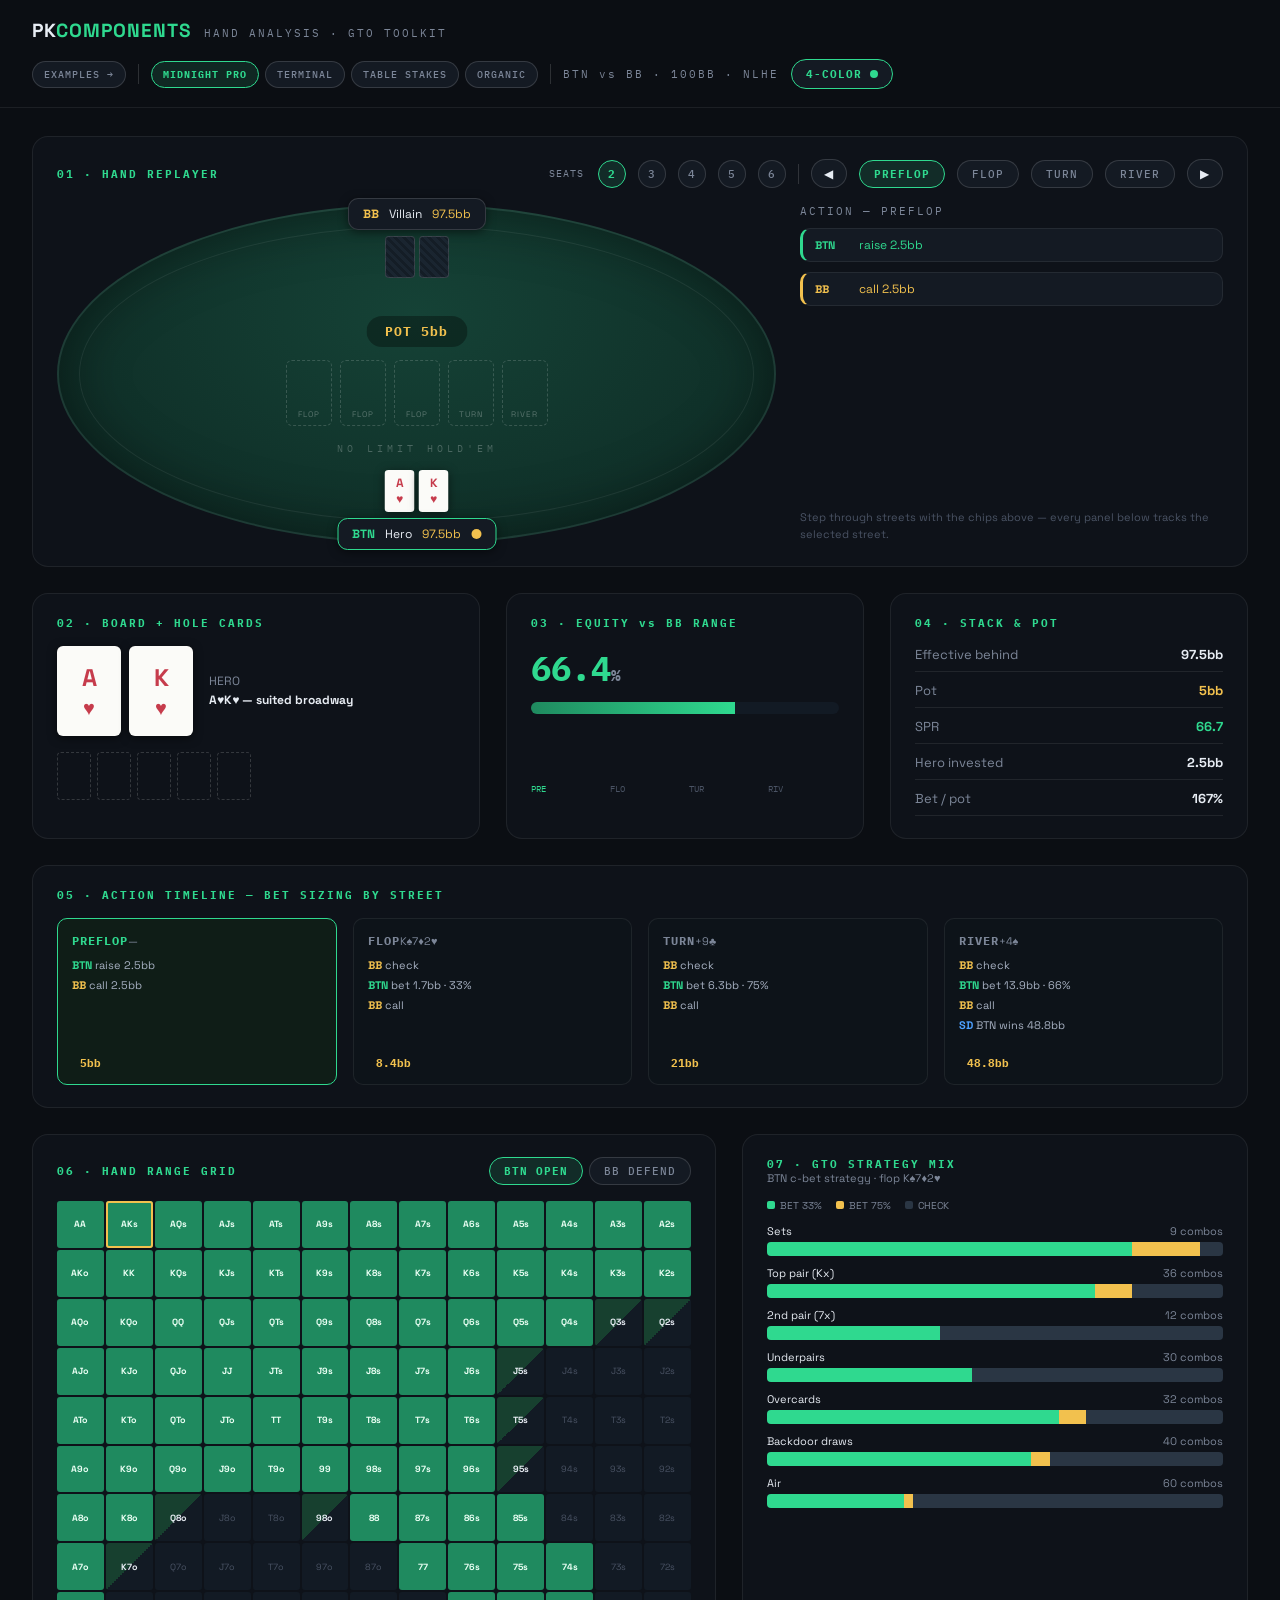
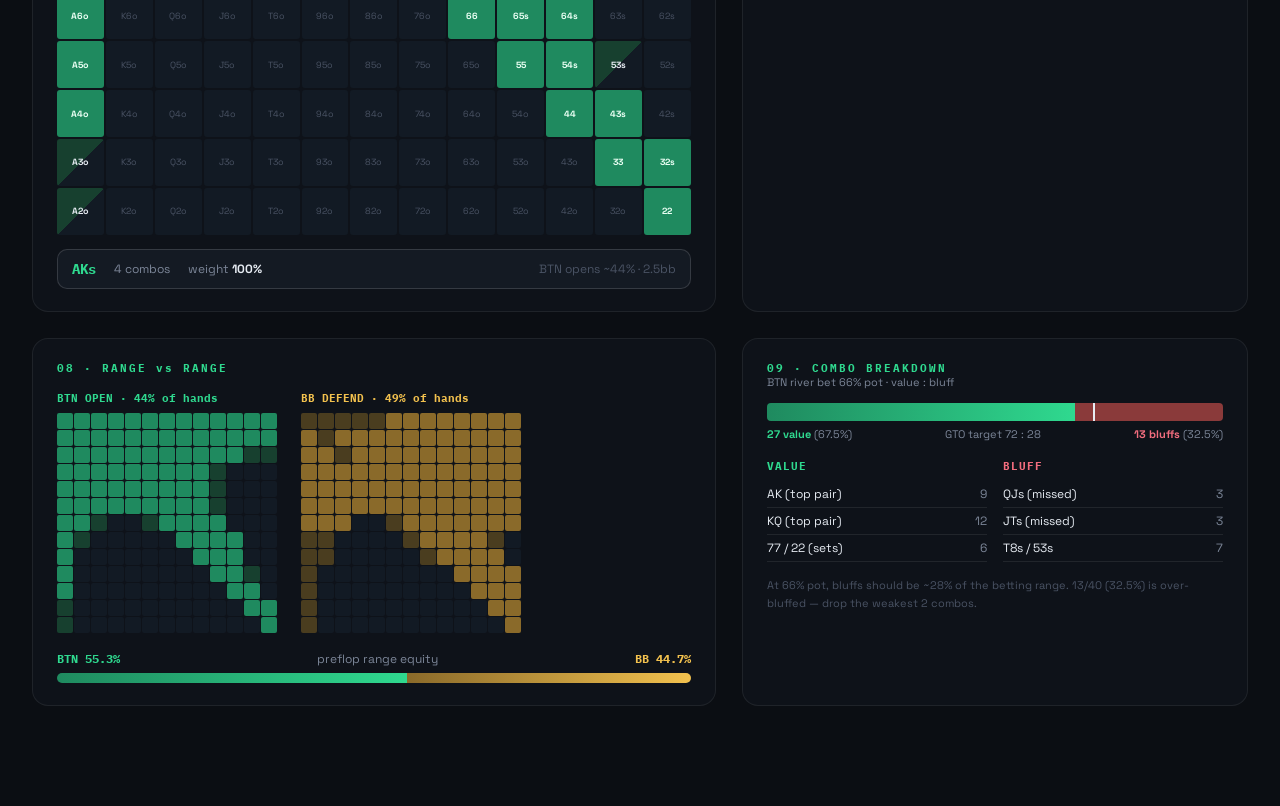
<file: www/index.html>
<!DOCTYPE html>
<html lang="en">
<head>
  <meta charset="UTF-8">
  <meta name="viewport" content="width=device-width, initial-scale=1.0">
  <meta name="description" content="Poker hand-analysis and GTO components — themeable, dependency-free, client-side.">
  <title>pkweb — poker component library</title>
  <link rel="preconnect" href="https://fonts.googleapis.com">
  <link rel="preconnect" href="https://fonts.gstatic.com" crossorigin>
  <link href="https://fonts.googleapis.com/css2?family=Space+Grotesk:wght@400;500;700&family=IBM+Plex+Mono:wght@400;500;700&family=JetBrains+Mono:wght@400;500;700;800&family=Archivo:wght@400;500;700;800&family=Marcellus&family=Caprasimo&family=Figtree:wght@400;500;700;800&display=swap" rel="stylesheet">
  <link rel="stylesheet" href="css/tokens.css">
  <link rel="stylesheet" href="css/base.css">
  <link rel="stylesheet" href="css/cards.css">
  <link rel="stylesheet" href="css/components.css">
</head>
<body class="theme-midnight four-color">

  <header id="topbar">
    <div class="brand-group">
      <div class="brand">PK<span class="brand-accent">COMPONENTS</span></div>
      <div class="tagline">HAND ANALYSIS · GTO TOOLKIT</div>
    </div>
    <div class="topbar-controls">
      <a class="chip chip-sm" href="examples/index.html">EXAMPLES →</a>
      <span class="topbar-divider"></span>
      <div id="theme-chips" class="theme-chips"></div>
      <span class="topbar-divider"></span>
      <div class="tagline">BTN vs BB · 100BB · NLHE</div>
      <button id="deck-toggle" type="button" class="chip chip-toggle" title="Toggle 2/4-color deck">
        4-COLOR<span class="dot"></span>
      </button>
    </div>
  </header>

  <main id="gallery">
    <div data-pk="replayer"></div>

    <div class="row row-3">
      <div data-pk="board"></div>
      <div data-pk="equity"></div>
      <div data-pk="stack"></div>
    </div>

    <div data-pk="timeline"></div>

    <div class="row row-2">
      <div data-pk="range-grid"></div>
      <div data-pk="strategy-mix"></div>
    </div>

    <div class="row row-2">
      <div data-pk="range-vs-range"></div>
      <div data-pk="combos"></div>
    </div>
  </main>

  <script type="module" src="js/main.js"></script>
</body>
</html>
</file>
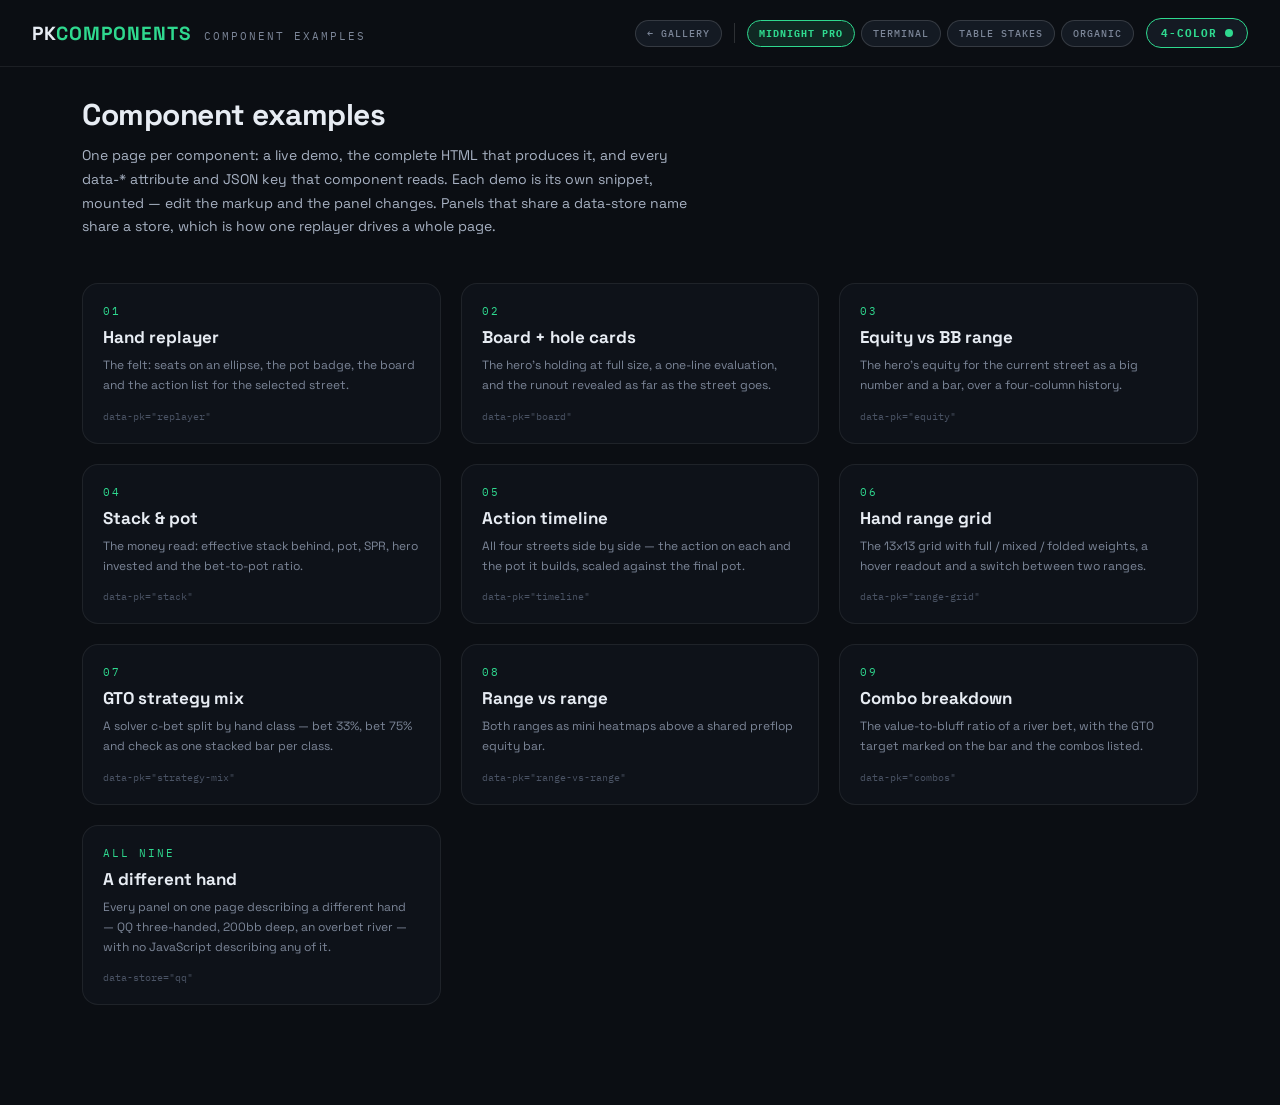
<file: www/examples/index.html>
<!DOCTYPE html>
<html lang="en">
<head>
  <meta charset="UTF-8">
  <meta name="viewport" content="width=device-width, initial-scale=1.0">
  <meta name="description" content="One page per pkweb component — live demo, the HTML that produces it, and every attribute it reads.">
  <title>Component examples — pkweb examples</title>
  <link rel="preconnect" href="https://fonts.googleapis.com">
  <link rel="preconnect" href="https://fonts.gstatic.com" crossorigin>
  <link href="https://fonts.googleapis.com/css2?family=Space+Grotesk:wght@400;500;700&family=IBM+Plex+Mono:wght@400;500;700&family=JetBrains+Mono:wght@400;500;700;800&family=Archivo:wght@400;500;700;800&family=Marcellus&family=Caprasimo&family=Figtree:wght@400;500;700;800&display=swap" rel="stylesheet">
  <link rel="stylesheet" href="../css/tokens.css">
  <link rel="stylesheet" href="../css/base.css">
  <link rel="stylesheet" href="../css/cards.css">
  <link rel="stylesheet" href="../css/components.css">
  <link rel="stylesheet" href="../css/examples.css">
</head>
<body class="theme-midnight four-color">

  <script type="module">
    import { initExampleIndex } from '../js/example.js';
    initExampleIndex();
  </script>
</body>
</html>
</file>
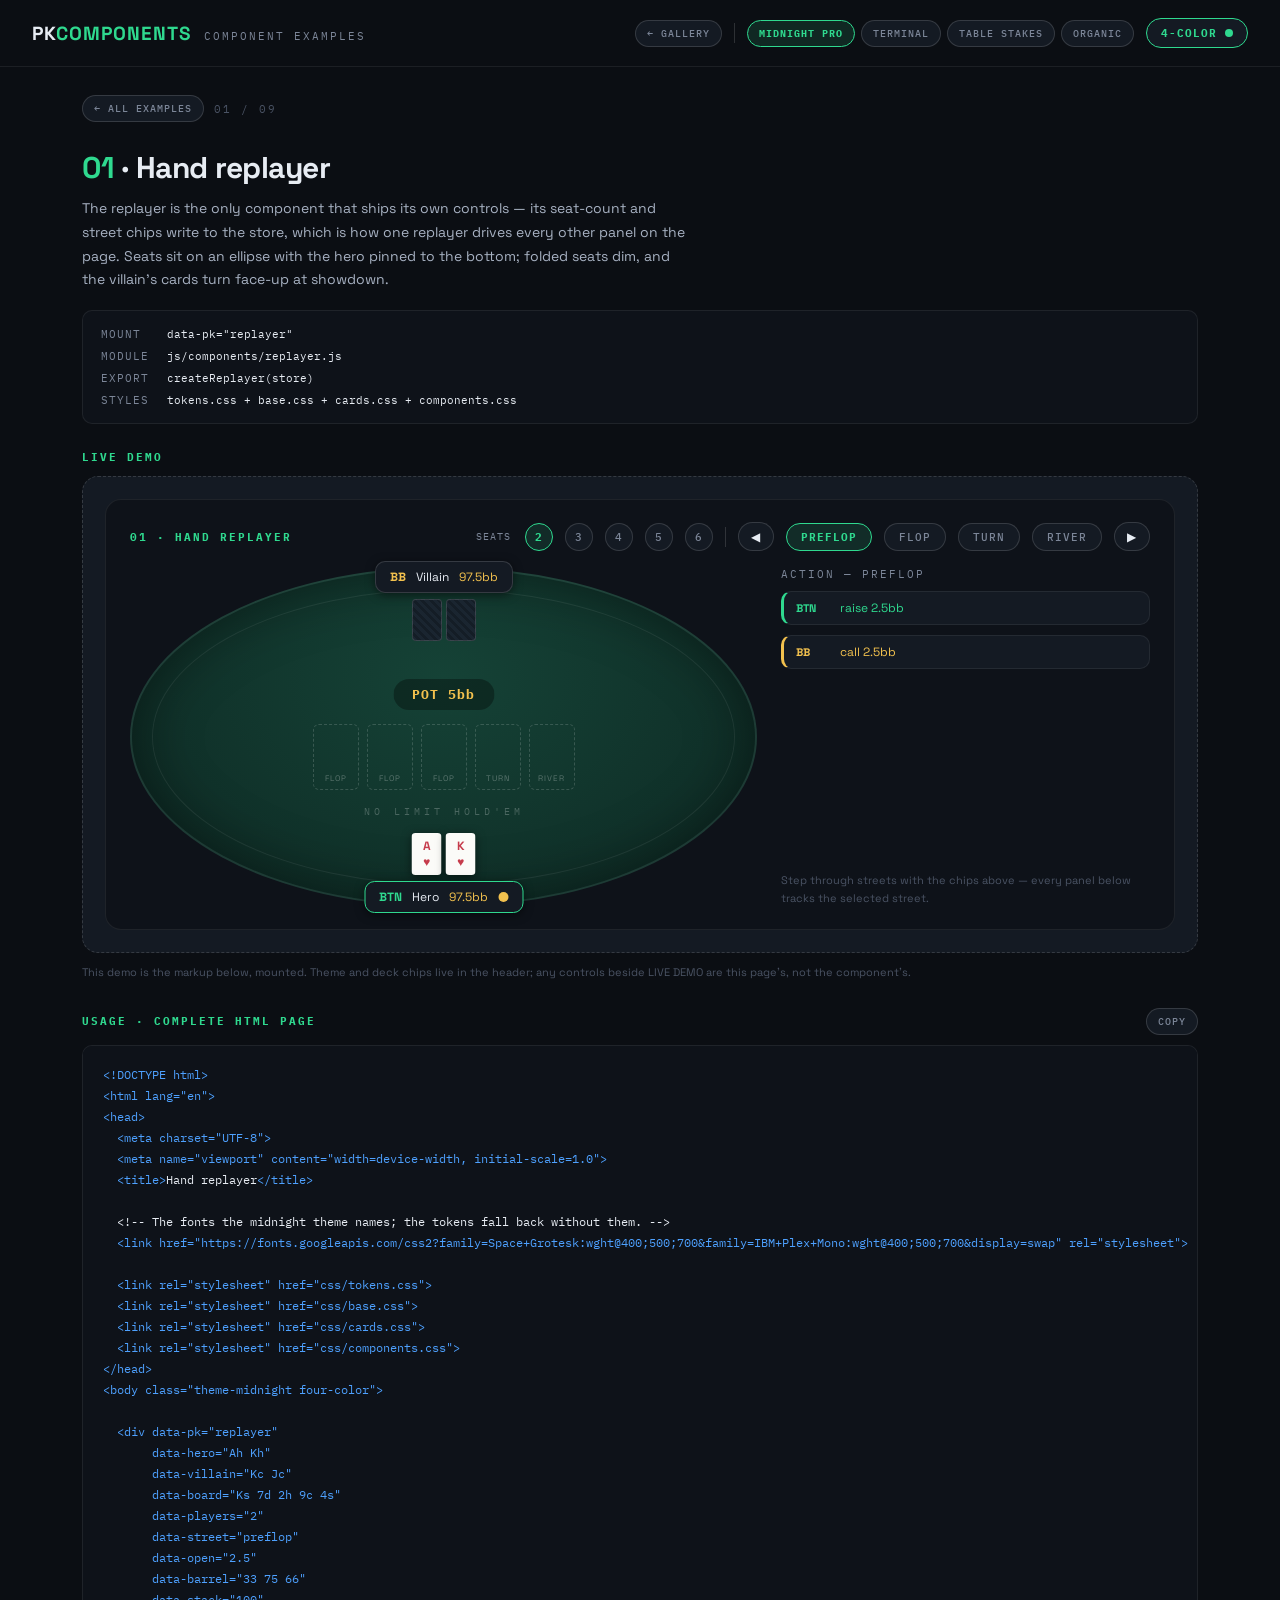
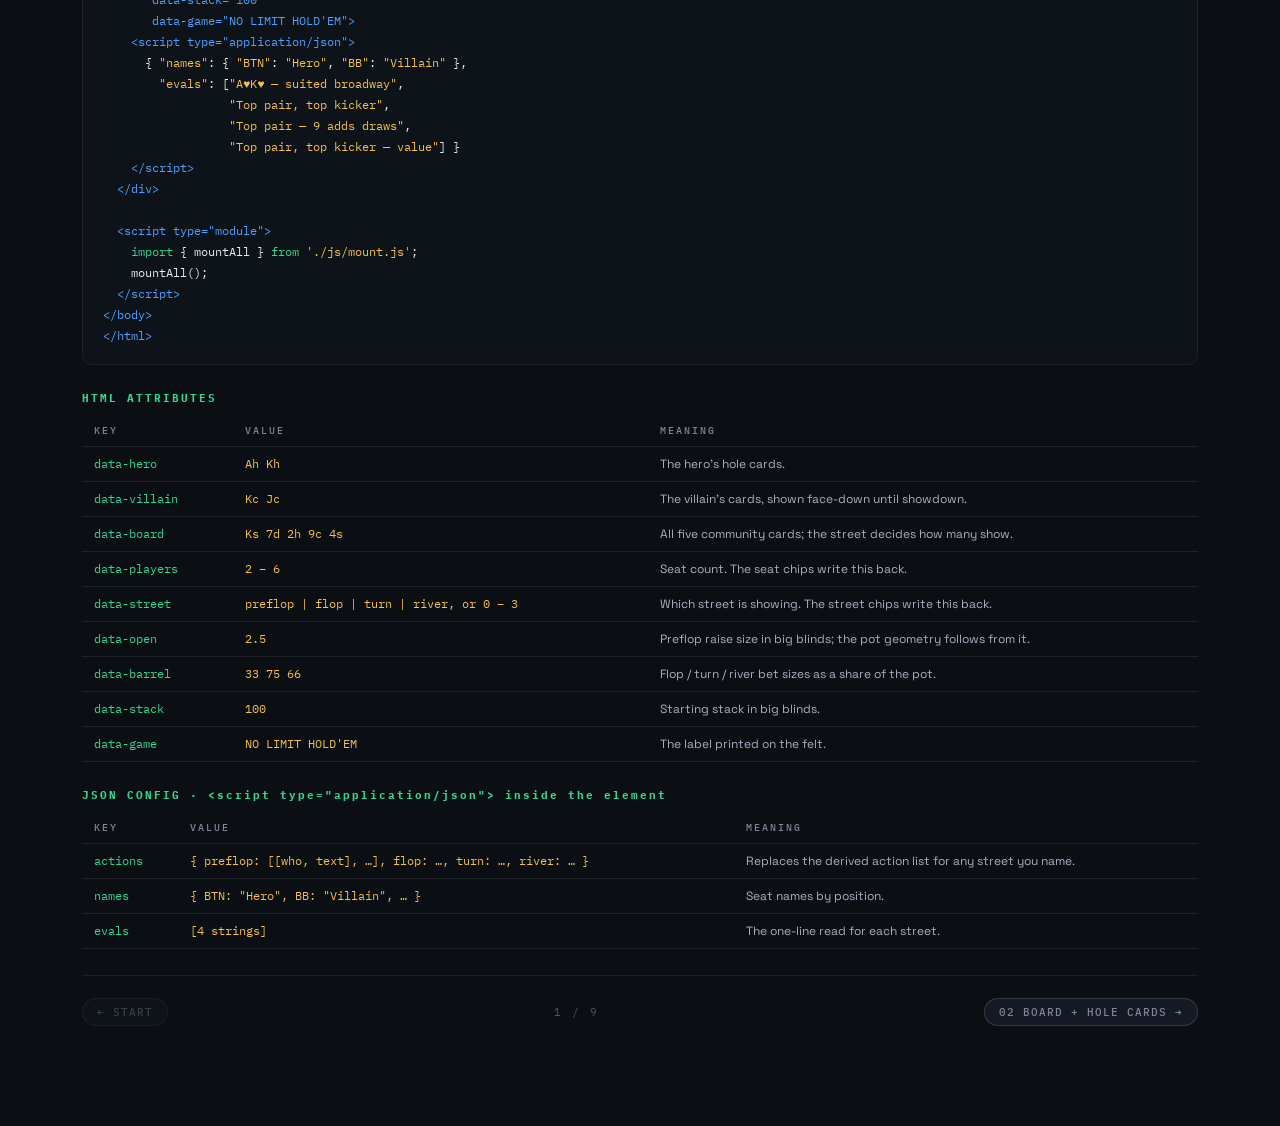
<file: www/examples/01-hand-replayer.html>
<!DOCTYPE html>
<html lang="en">
<head>
  <meta charset="UTF-8">
  <meta name="viewport" content="width=device-width, initial-scale=1.0">
  <meta name="description" content="pkweb example — the hand replayer, configured from HTML.">
  <title>01 · Hand replayer — pkweb examples</title>
  <link rel="preconnect" href="https://fonts.googleapis.com">
  <link rel="preconnect" href="https://fonts.gstatic.com" crossorigin>
  <link href="https://fonts.googleapis.com/css2?family=Space+Grotesk:wght@400;500;700&family=IBM+Plex+Mono:wght@400;500;700&family=JetBrains+Mono:wght@400;500;700;800&family=Archivo:wght@400;500;700;800&family=Marcellus&family=Caprasimo&family=Figtree:wght@400;500;700;800&display=swap" rel="stylesheet">
  <link rel="stylesheet" href="../css/tokens.css">
  <link rel="stylesheet" href="../css/base.css">
  <link rel="stylesheet" href="../css/cards.css">
  <link rel="stylesheet" href="../css/components.css">
  <link rel="stylesheet" href="../css/examples.css">
</head>
<body class="theme-midnight four-color">

  <template id="demo">
    <div data-pk="replayer"
         data-hero="Ah Kh"
         data-villain="Kc Jc"
         data-board="Ks 7d 2h 9c 4s"
         data-players="2"
         data-street="preflop"
         data-open="2.5"
         data-barrel="33 75 66"
         data-stack="100"
         data-game="NO LIMIT HOLD'EM">
      <script type="application/json">
        { "names": { "BTN": "Hero", "BB": "Villain" },
          "evals": ["A♥K♥ — suited broadway",
                    "Top pair, top kicker",
                    "Top pair — 9 adds draws",
                    "Top pair, top kicker — value"] }
      </script>
    </div>
  </template>

  <script type="module">
    import { initExample } from '../js/example.js';

    // The replayer ships its own seat and street chips, so this page adds none.
    initExample('hand-replayer');
  </script>
</body>
</html>
</file>
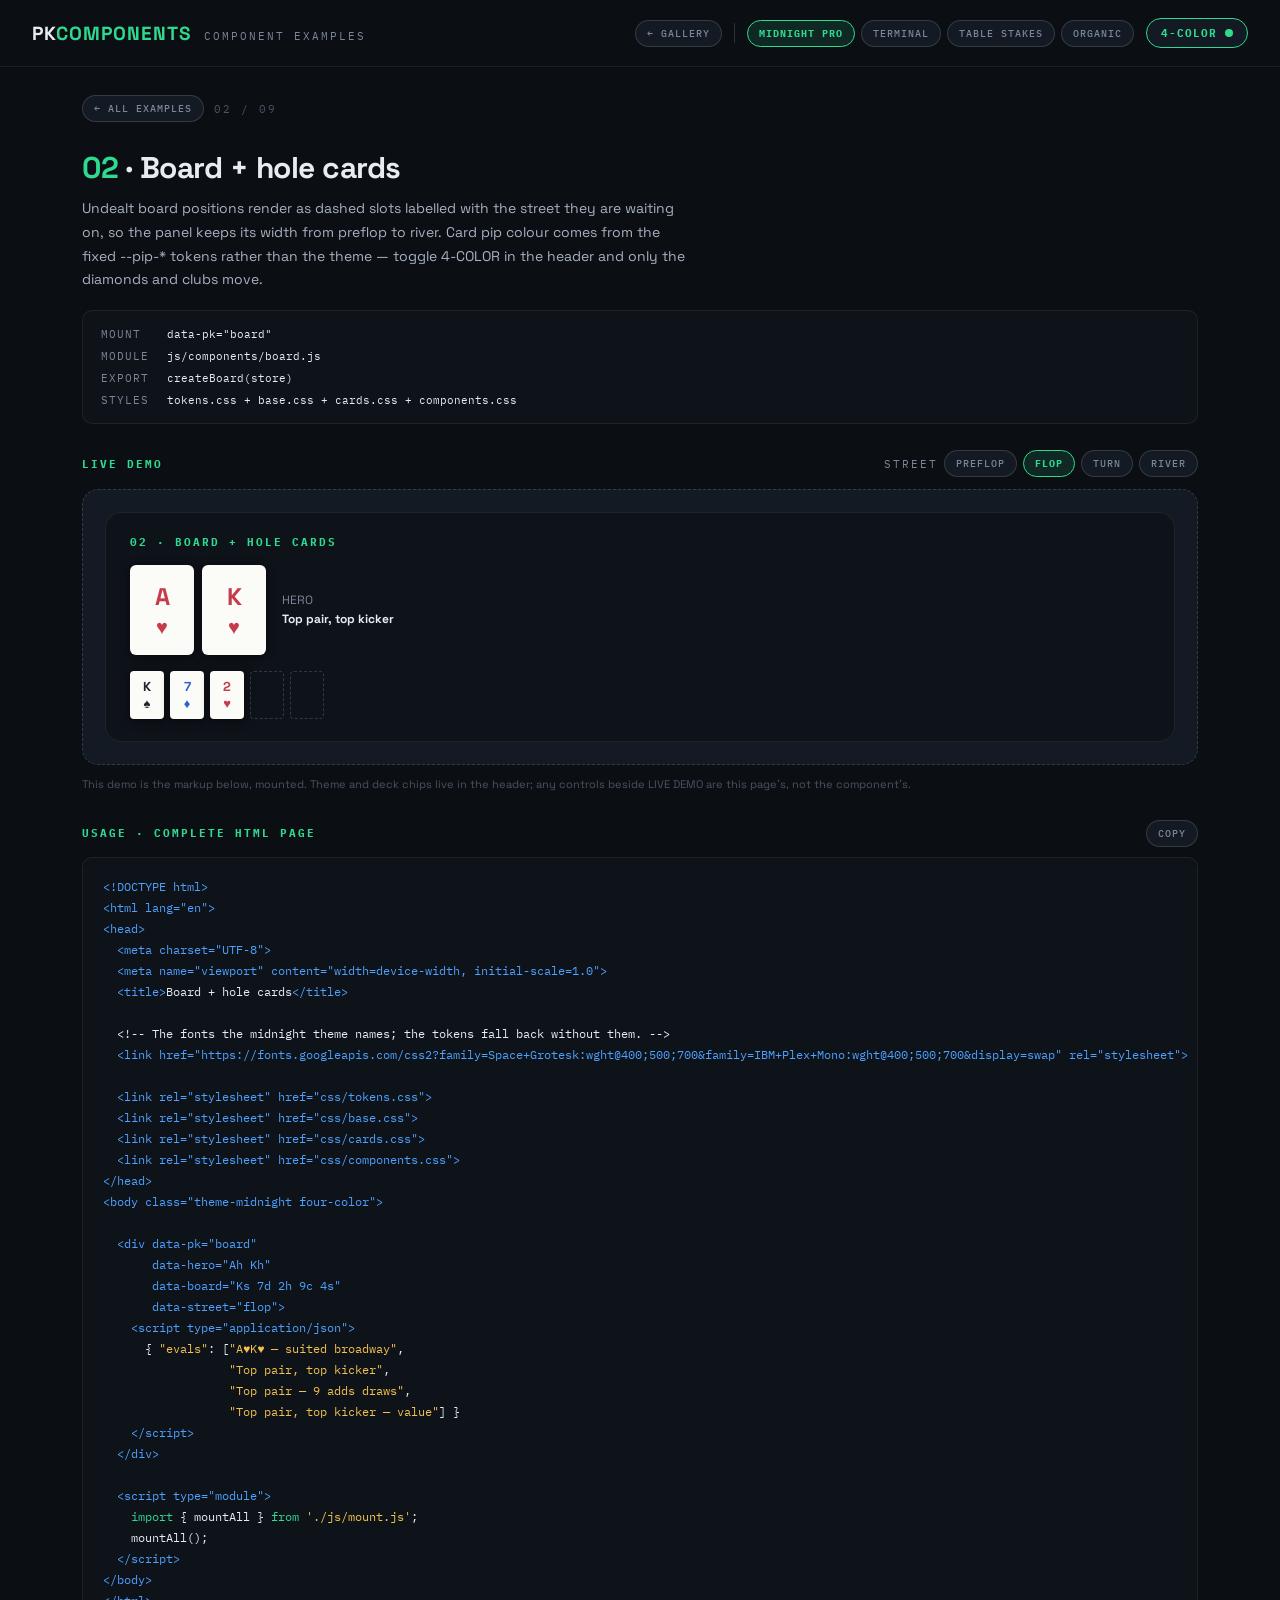
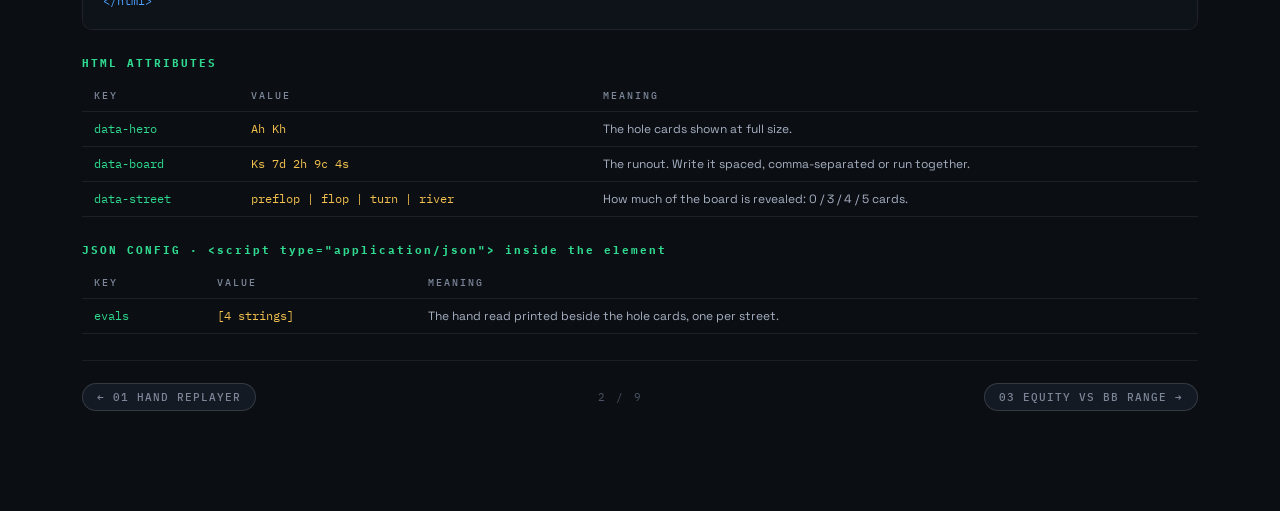
<file: www/examples/02-board-cards.html>
<!DOCTYPE html>
<html lang="en">
<head>
  <meta charset="UTF-8">
  <meta name="viewport" content="width=device-width, initial-scale=1.0">
  <meta name="description" content="pkweb example — hole cards and board, configured from HTML.">
  <title>02 · Board + hole cards — pkweb examples</title>
  <link rel="preconnect" href="https://fonts.googleapis.com">
  <link rel="preconnect" href="https://fonts.gstatic.com" crossorigin>
  <link href="https://fonts.googleapis.com/css2?family=Space+Grotesk:wght@400;500;700&family=IBM+Plex+Mono:wght@400;500;700&family=JetBrains+Mono:wght@400;500;700;800&family=Archivo:wght@400;500;700;800&family=Marcellus&family=Caprasimo&family=Figtree:wght@400;500;700;800&display=swap" rel="stylesheet">
  <link rel="stylesheet" href="../css/tokens.css">
  <link rel="stylesheet" href="../css/base.css">
  <link rel="stylesheet" href="../css/cards.css">
  <link rel="stylesheet" href="../css/components.css">
  <link rel="stylesheet" href="../css/examples.css">
</head>
<body class="theme-midnight four-color">

  <template id="demo">
    <div data-pk="board"
         data-hero="Ah Kh"
         data-board="Ks 7d 2h 9c 4s"
         data-street="flop">
      <script type="application/json">
        { "evals": ["A♥K♥ — suited broadway",
                    "Top pair, top kicker",
                    "Top pair — 9 adds draws",
                    "Top pair, top kicker — value"] }
      </script>
    </div>
  </template>

  <script type="module">
    import { initExample, streetChips } from '../js/example.js';

    const page = initExample('board-cards');
    page.controls.append(...streetChips(page.store));   // demo-only driver
  </script>
</body>
</html>
</file>
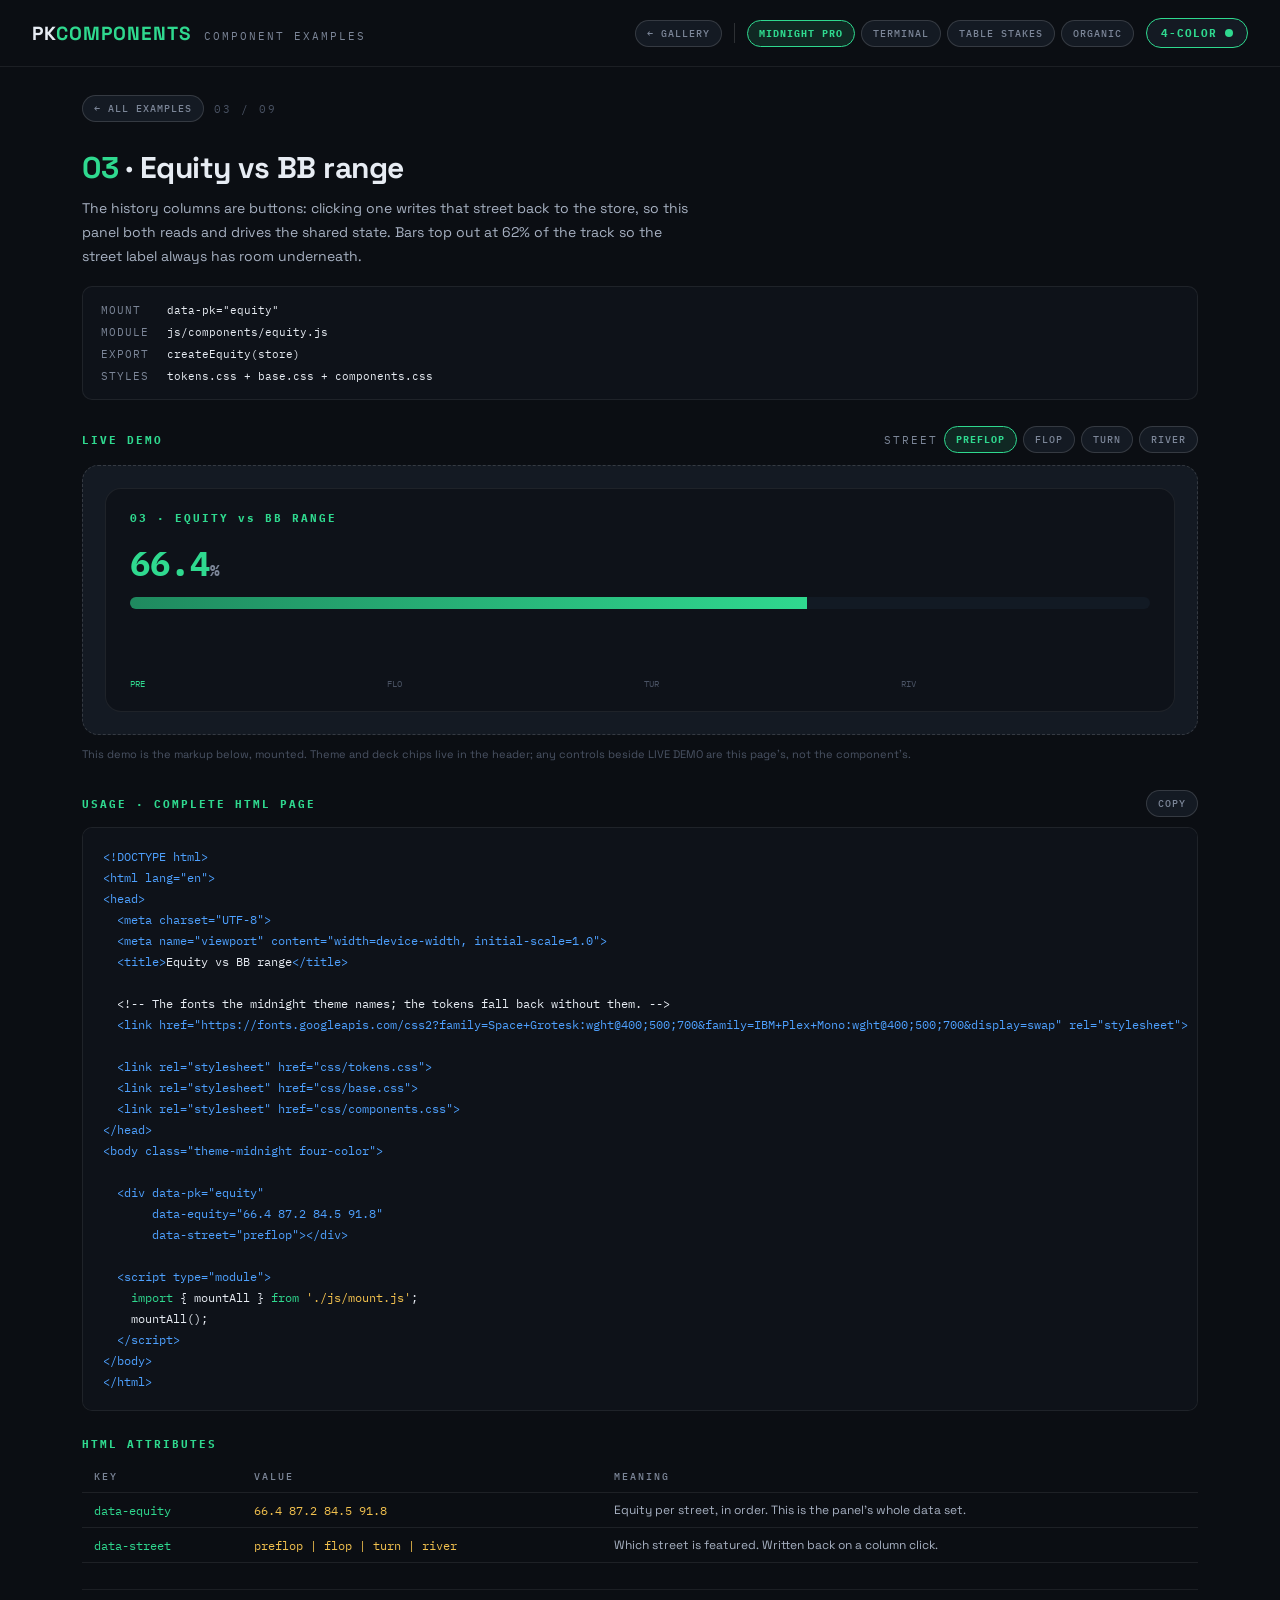
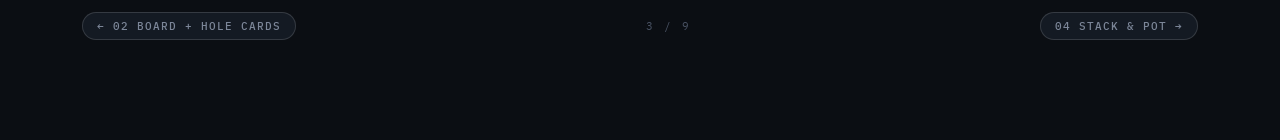
<file: www/examples/03-equity.html>
<!DOCTYPE html>
<html lang="en">
<head>
  <meta charset="UTF-8">
  <meta name="viewport" content="width=device-width, initial-scale=1.0">
  <meta name="description" content="pkweb example — per-street equity, configured from HTML.">
  <title>03 · Equity vs BB range — pkweb examples</title>
  <link rel="preconnect" href="https://fonts.googleapis.com">
  <link rel="preconnect" href="https://fonts.gstatic.com" crossorigin>
  <link href="https://fonts.googleapis.com/css2?family=Space+Grotesk:wght@400;500;700&family=IBM+Plex+Mono:wght@400;500;700&family=JetBrains+Mono:wght@400;500;700;800&family=Archivo:wght@400;500;700;800&family=Marcellus&family=Caprasimo&family=Figtree:wght@400;500;700;800&display=swap" rel="stylesheet">
  <link rel="stylesheet" href="../css/tokens.css">
  <link rel="stylesheet" href="../css/base.css">
  <link rel="stylesheet" href="../css/cards.css">
  <link rel="stylesheet" href="../css/components.css">
  <link rel="stylesheet" href="../css/examples.css">
</head>
<body class="theme-midnight four-color">

  <template id="demo">
    <div data-pk="equity"
         data-equity="66.4 87.2 84.5 91.8"
         data-street="preflop"></div>
  </template>

  <script type="module">
    import { initExample, streetChips } from '../js/example.js';

    // The history columns already write `street`; these chips prove it by
    // staying in sync when you click a bar instead of a chip.
    const page = initExample('equity');
    page.controls.append(...streetChips(page.store));
  </script>
</body>
</html>
</file>
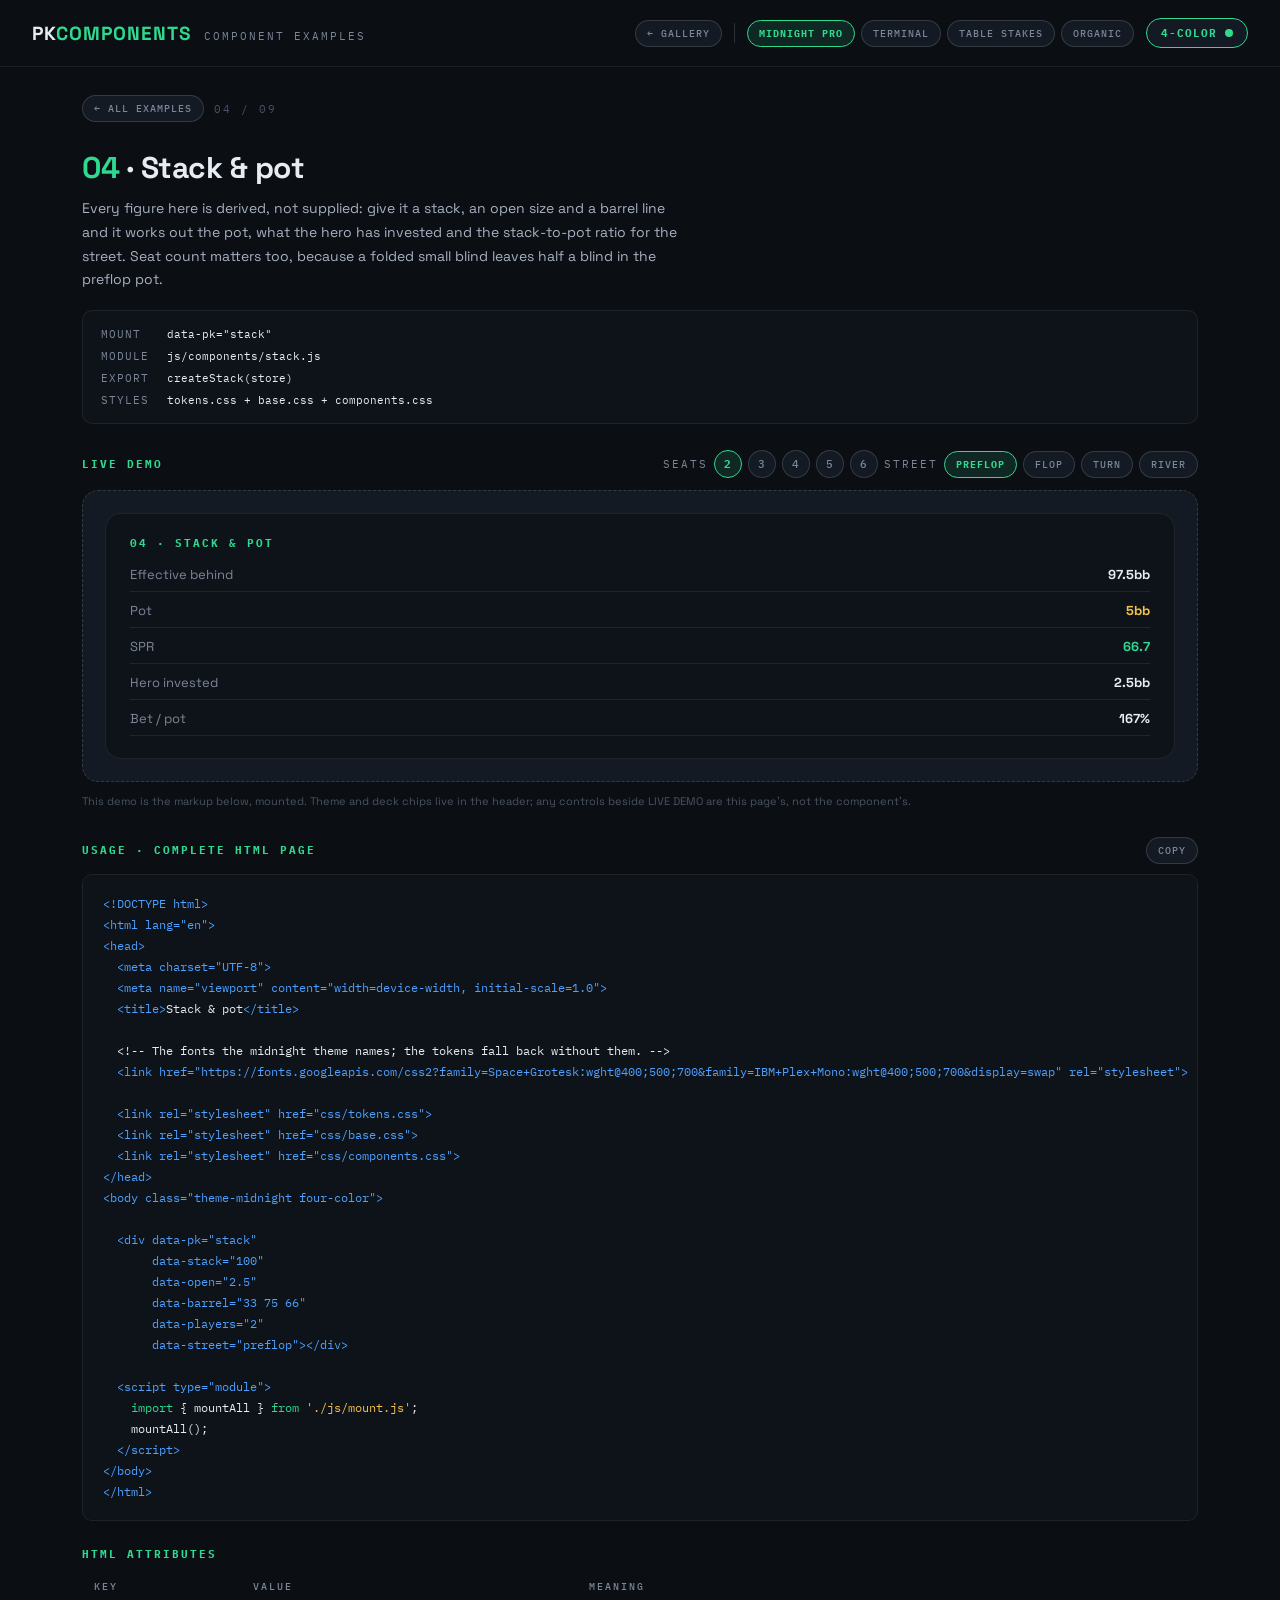
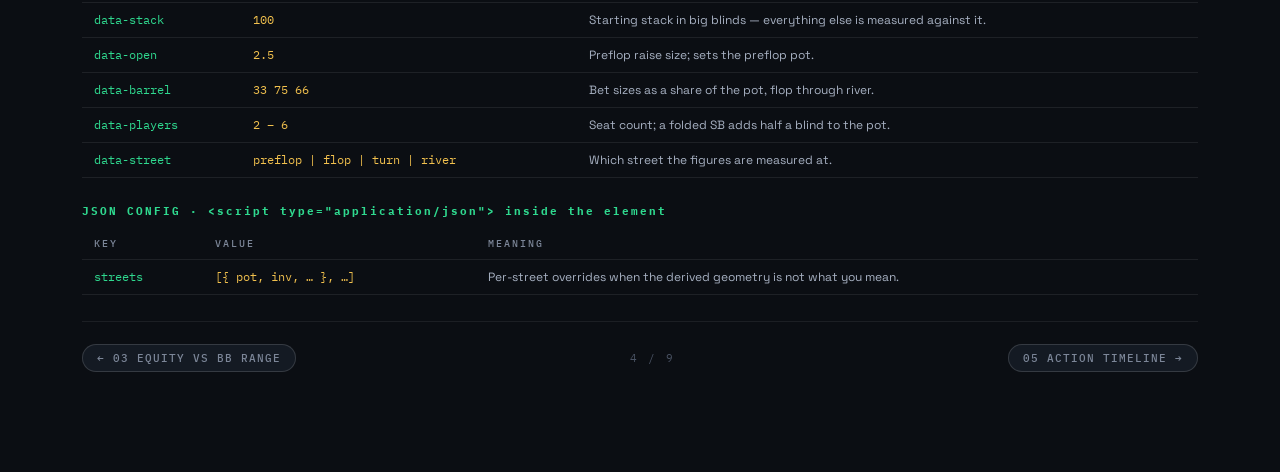
<file: www/examples/04-stack-pot.html>
<!DOCTYPE html>
<html lang="en">
<head>
  <meta charset="UTF-8">
  <meta name="viewport" content="width=device-width, initial-scale=1.0">
  <meta name="description" content="pkweb example — stack, pot and SPR derived from an open and a barrel line.">
  <title>04 · Stack & pot — pkweb examples</title>
  <link rel="preconnect" href="https://fonts.googleapis.com">
  <link rel="preconnect" href="https://fonts.gstatic.com" crossorigin>
  <link href="https://fonts.googleapis.com/css2?family=Space+Grotesk:wght@400;500;700&family=IBM+Plex+Mono:wght@400;500;700&family=JetBrains+Mono:wght@400;500;700;800&family=Archivo:wght@400;500;700;800&family=Marcellus&family=Caprasimo&family=Figtree:wght@400;500;700;800&display=swap" rel="stylesheet">
  <link rel="stylesheet" href="../css/tokens.css">
  <link rel="stylesheet" href="../css/base.css">
  <link rel="stylesheet" href="../css/cards.css">
  <link rel="stylesheet" href="../css/components.css">
  <link rel="stylesheet" href="../css/examples.css">
</head>
<body class="theme-midnight four-color">

  <template id="demo">
    <div data-pk="stack"
         data-stack="100"
         data-open="2.5"
         data-barrel="33 75 66"
         data-players="2"
         data-street="preflop"></div>
  </template>

  <script type="module">
    import { initExample, seatChips, streetChips } from '../js/example.js';

    const page = initExample('stack-pot');
    page.controls.append(...seatChips(page.store), ...streetChips(page.store));
  </script>
</body>
</html>
</file>
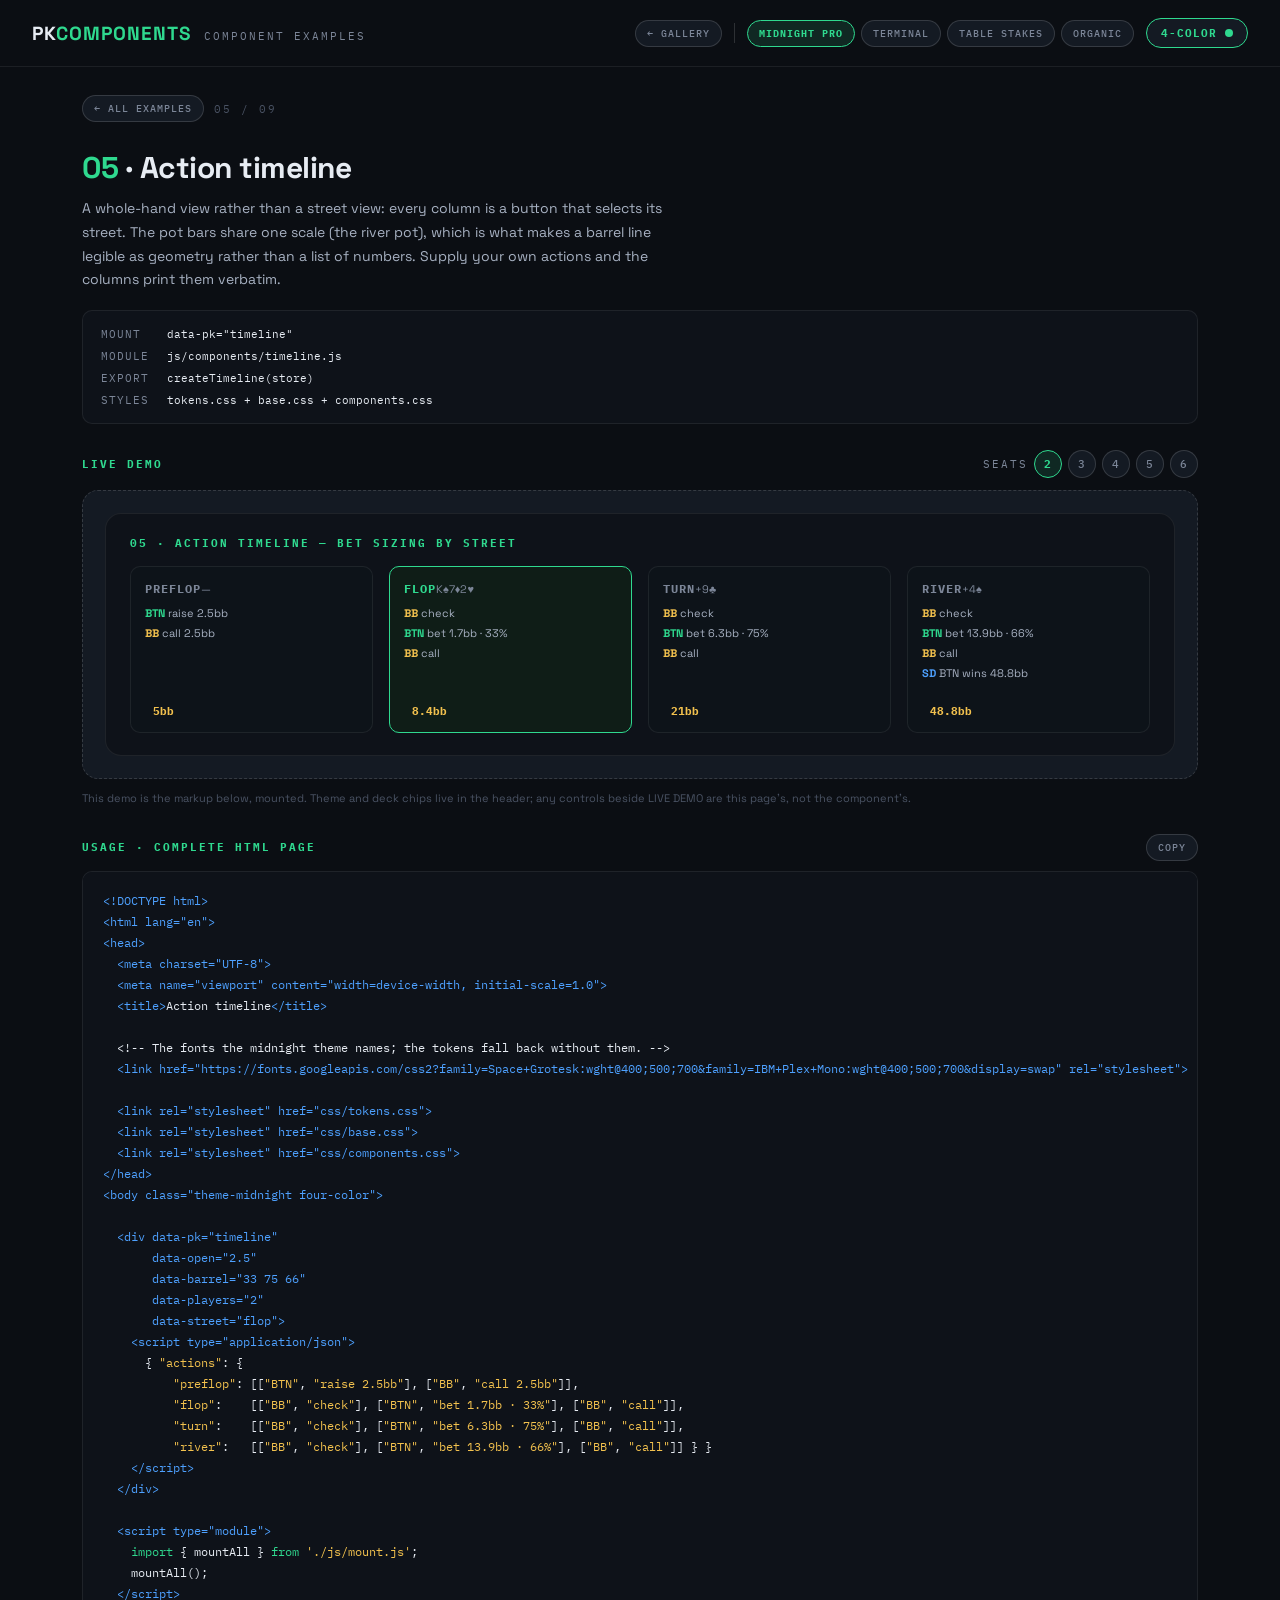
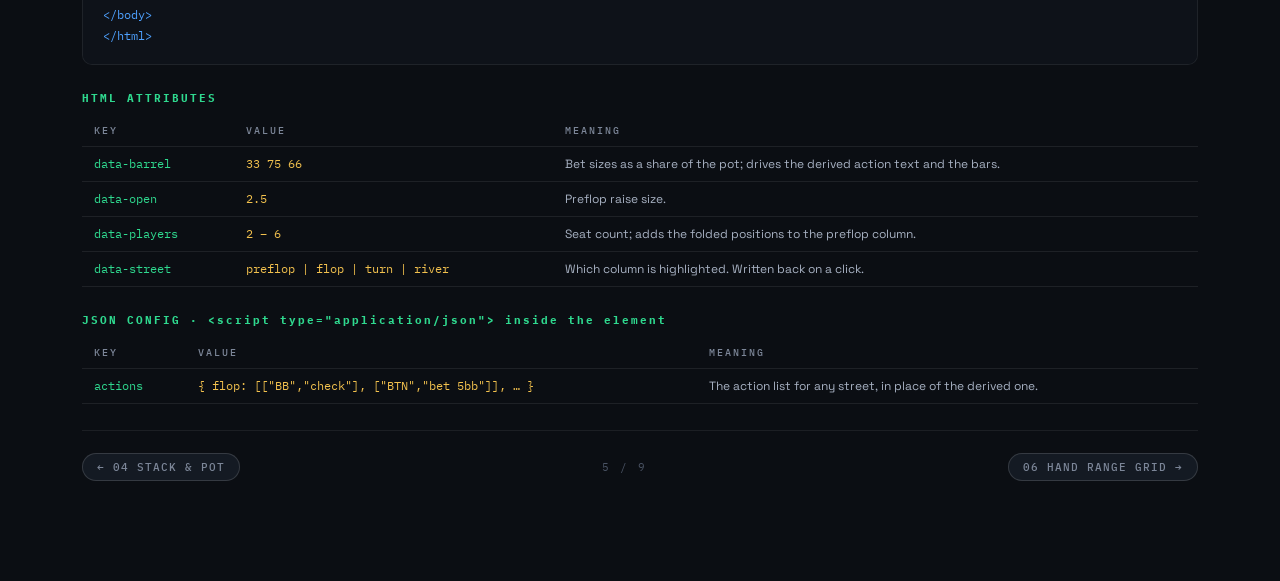
<file: www/examples/05-action-timeline.html>
<!DOCTYPE html>
<html lang="en">
<head>
  <meta charset="UTF-8">
  <meta name="viewport" content="width=device-width, initial-scale=1.0">
  <meta name="description" content="pkweb example — a hand's action street by street, written in HTML.">
  <title>05 · Action timeline — pkweb examples</title>
  <link rel="preconnect" href="https://fonts.googleapis.com">
  <link rel="preconnect" href="https://fonts.gstatic.com" crossorigin>
  <link href="https://fonts.googleapis.com/css2?family=Space+Grotesk:wght@400;500;700&family=IBM+Plex+Mono:wght@400;500;700&family=JetBrains+Mono:wght@400;500;700;800&family=Archivo:wght@400;500;700;800&family=Marcellus&family=Caprasimo&family=Figtree:wght@400;500;700;800&display=swap" rel="stylesheet">
  <link rel="stylesheet" href="../css/tokens.css">
  <link rel="stylesheet" href="../css/base.css">
  <link rel="stylesheet" href="../css/cards.css">
  <link rel="stylesheet" href="../css/components.css">
  <link rel="stylesheet" href="../css/examples.css">
</head>
<body class="theme-midnight four-color">

  <template id="demo">
    <div data-pk="timeline"
         data-open="2.5"
         data-barrel="33 75 66"
         data-players="2"
         data-street="flop">
      <script type="application/json">
        { "actions": {
            "preflop": [["BTN", "raise 2.5bb"], ["BB", "call 2.5bb"]],
            "flop":    [["BB", "check"], ["BTN", "bet 1.7bb · 33%"], ["BB", "call"]],
            "turn":    [["BB", "check"], ["BTN", "bet 6.3bb · 75%"], ["BB", "call"]],
            "river":   [["BB", "check"], ["BTN", "bet 13.9bb · 66%"], ["BB", "call"]] } }
      </script>
    </div>
  </template>

  <script type="module">
    import { initExample, seatChips } from '../js/example.js';

    // Street is selected by clicking a column, so only the seat count needs
    // a driver here.
    const page = initExample('action-timeline');
    page.controls.append(...seatChips(page.store));
  </script>
</body>
</html>
</file>
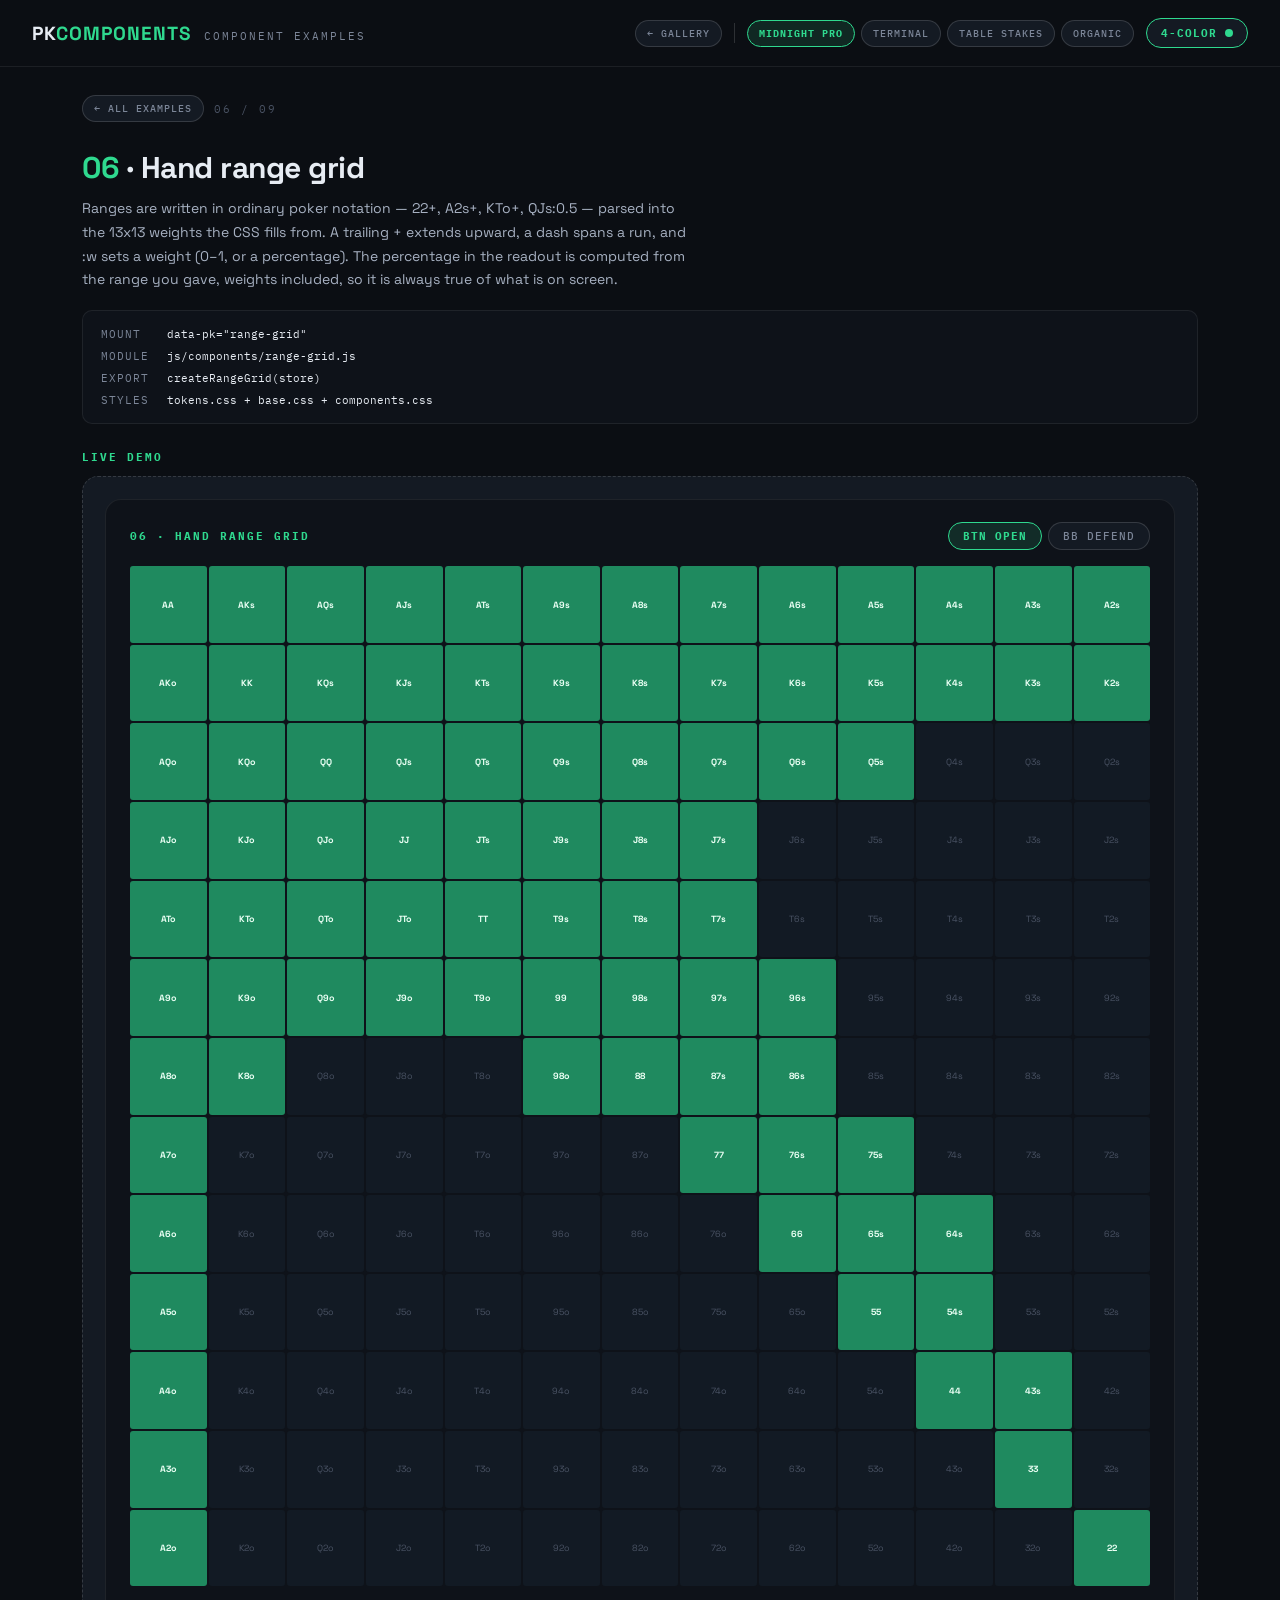
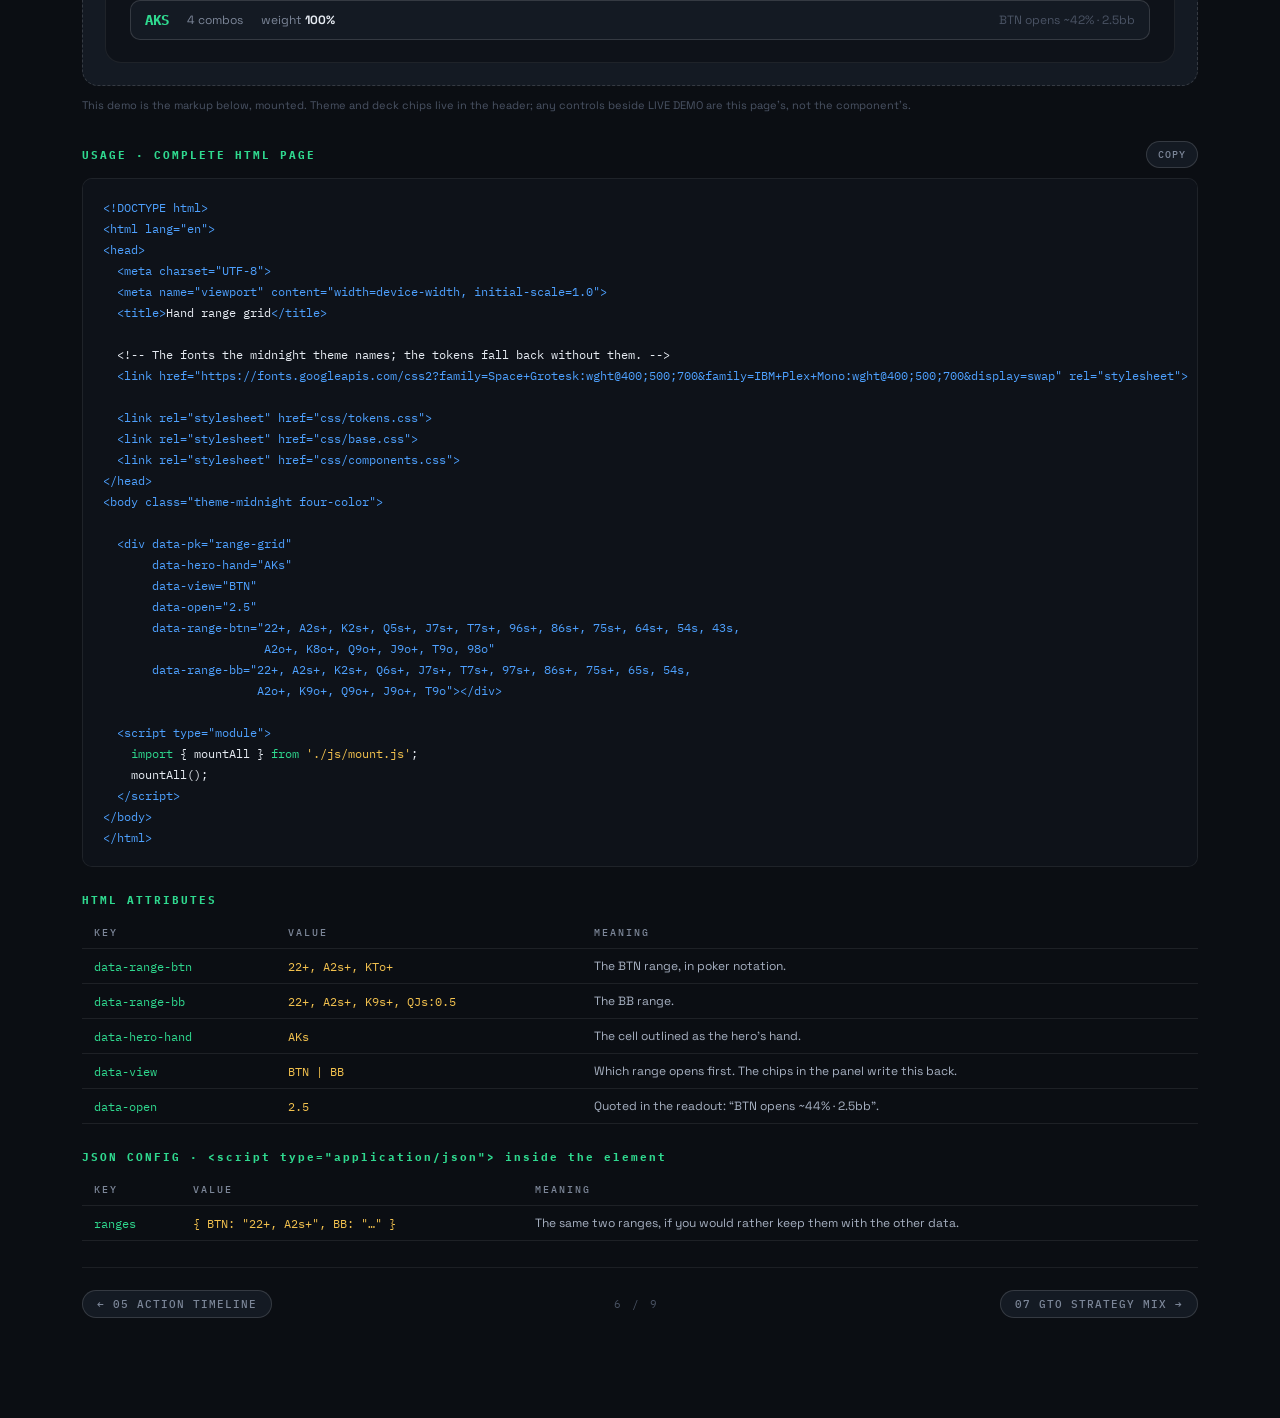
<file: www/examples/06-range-grid.html>
<!DOCTYPE html>
<html lang="en">
<head>
  <meta charset="UTF-8">
  <meta name="viewport" content="width=device-width, initial-scale=1.0">
  <meta name="description" content="pkweb example — a 13x13 range grid written in poker notation.">
  <title>06 · Hand range grid — pkweb examples</title>
  <link rel="preconnect" href="https://fonts.googleapis.com">
  <link rel="preconnect" href="https://fonts.gstatic.com" crossorigin>
  <link href="https://fonts.googleapis.com/css2?family=Space+Grotesk:wght@400;500;700&family=IBM+Plex+Mono:wght@400;500;700&family=JetBrains+Mono:wght@400;500;700;800&family=Archivo:wght@400;500;700;800&family=Marcellus&family=Caprasimo&family=Figtree:wght@400;500;700;800&display=swap" rel="stylesheet">
  <link rel="stylesheet" href="../css/tokens.css">
  <link rel="stylesheet" href="../css/base.css">
  <link rel="stylesheet" href="../css/cards.css">
  <link rel="stylesheet" href="../css/components.css">
  <link rel="stylesheet" href="../css/examples.css">
</head>
<body class="theme-midnight four-color">

  <template id="demo">
    <div data-pk="range-grid"
         data-hero-hand="AKs"
         data-view="BTN"
         data-open="2.5"
         data-range-btn="22+, A2s+, K2s+, Q5s+, J7s+, T7s+, 96s+, 86s+, 75s+, 64s+, 54s, 43s,
                         A2o+, K8o+, Q9o+, J9o+, T9o, 98o"
         data-range-bb="22+, A2s+, K2s+, Q6s+, J7s+, T7s+, 97s+, 86s+, 75s+, 65s, 54s,
                        A2o+, K9o+, Q9o+, J9o+, T9o"></div>
  </template>

  <script type="module">
    import { initExample } from '../js/example.js';

    // The panel carries its own BTN / BB chips; hovering a cell writes `hov`
    // for any other panel on the same store to read.
    initExample('range-grid');
  </script>
</body>
</html>
</file>
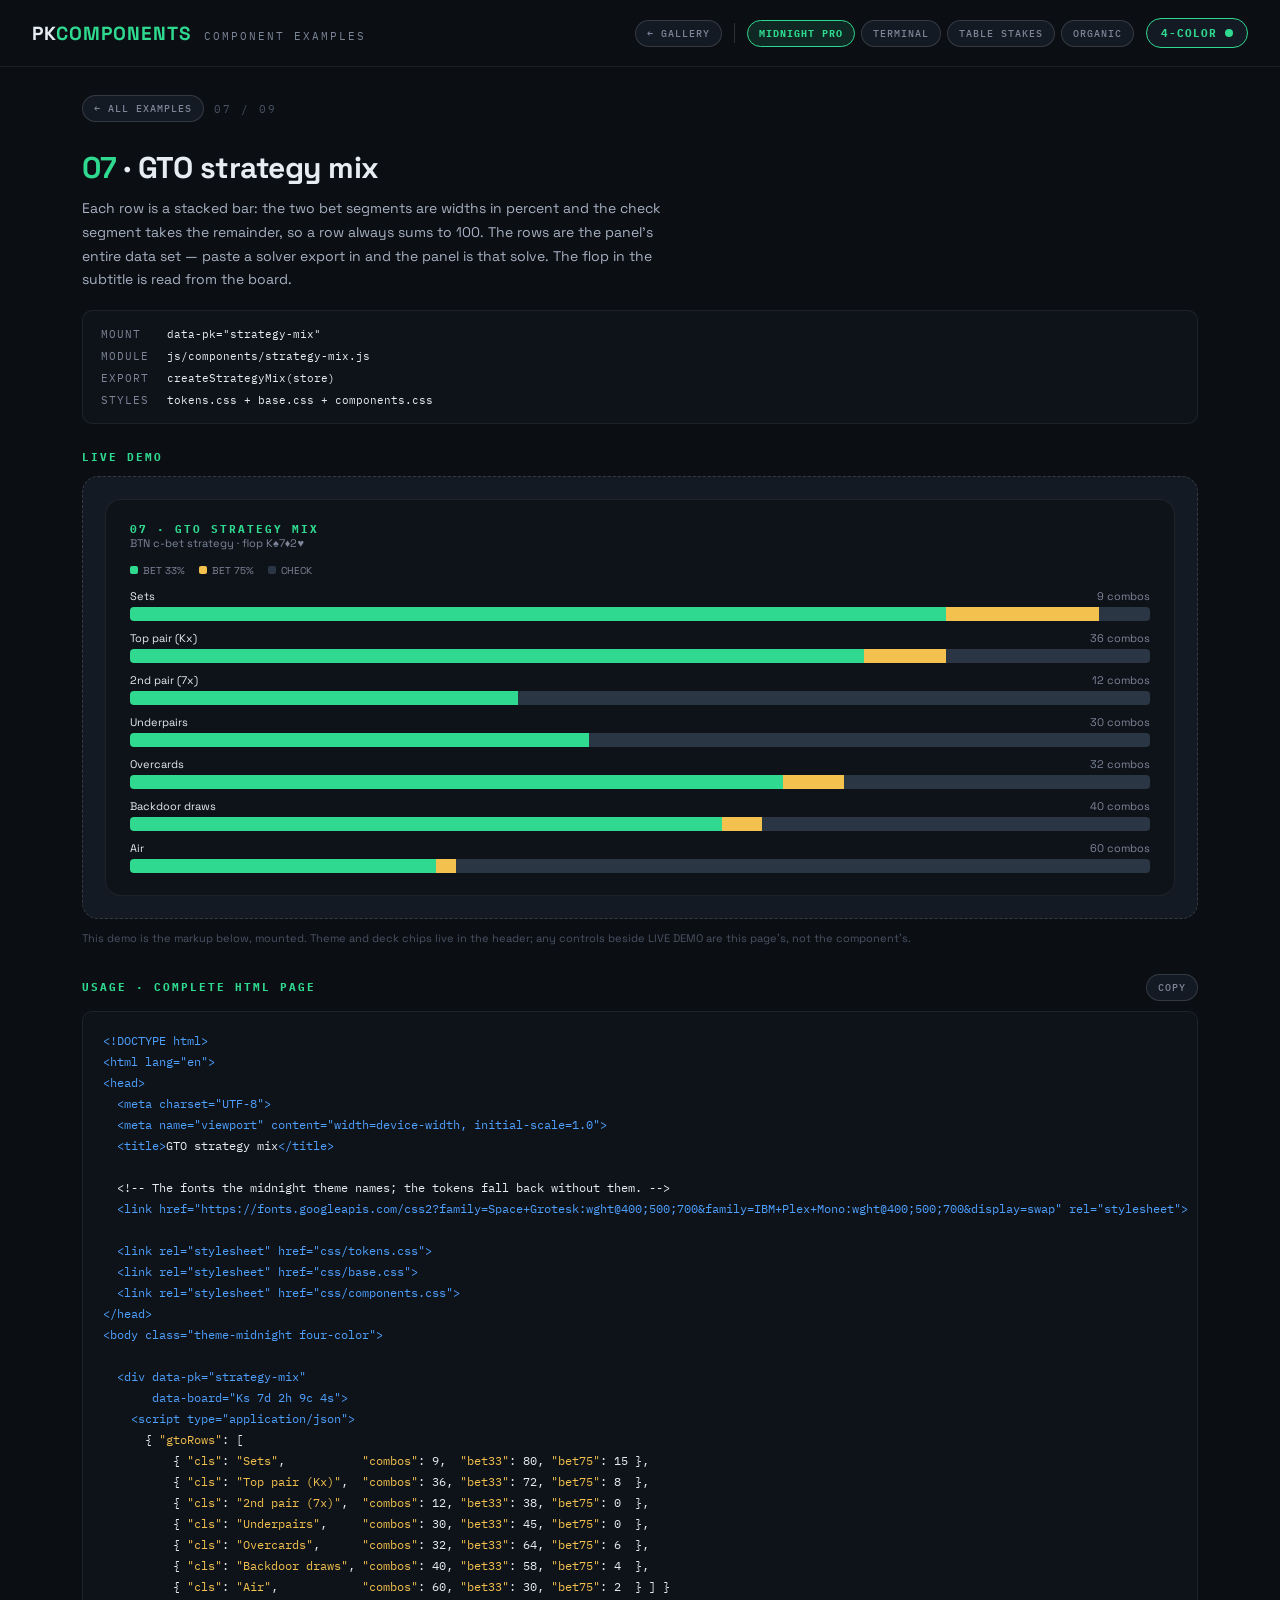
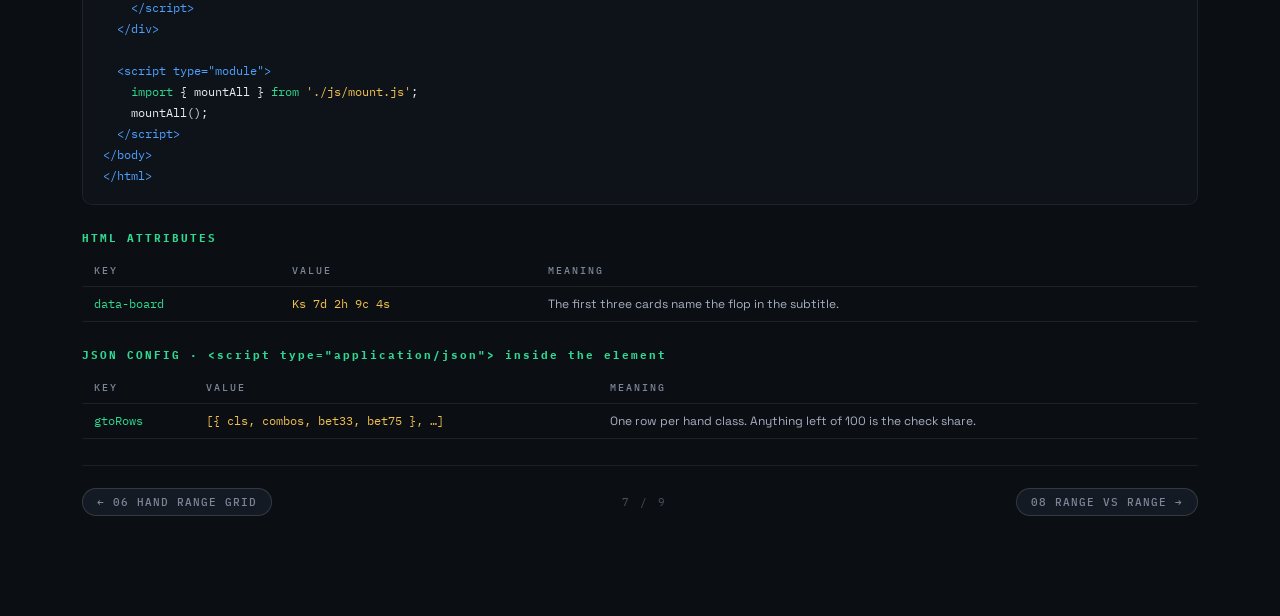
<file: www/examples/07-strategy-mix.html>
<!DOCTYPE html>
<html lang="en">
<head>
  <meta charset="UTF-8">
  <meta name="viewport" content="width=device-width, initial-scale=1.0">
  <meta name="description" content="pkweb example — a solver c-bet split pasted straight into the HTML.">
  <title>07 · GTO strategy mix — pkweb examples</title>
  <link rel="preconnect" href="https://fonts.googleapis.com">
  <link rel="preconnect" href="https://fonts.gstatic.com" crossorigin>
  <link href="https://fonts.googleapis.com/css2?family=Space+Grotesk:wght@400;500;700&family=IBM+Plex+Mono:wght@400;500;700&family=JetBrains+Mono:wght@400;500;700;800&family=Archivo:wght@400;500;700;800&family=Marcellus&family=Caprasimo&family=Figtree:wght@400;500;700;800&display=swap" rel="stylesheet">
  <link rel="stylesheet" href="../css/tokens.css">
  <link rel="stylesheet" href="../css/base.css">
  <link rel="stylesheet" href="../css/cards.css">
  <link rel="stylesheet" href="../css/components.css">
  <link rel="stylesheet" href="../css/examples.css">
</head>
<body class="theme-midnight four-color">

  <template id="demo">
    <div data-pk="strategy-mix" data-board="Ks 7d 2h 9c 4s">
      <script type="application/json">
        { "gtoRows": [
            { "cls": "Sets",           "combos": 9,  "bet33": 80, "bet75": 15 },
            { "cls": "Top pair (Kx)",  "combos": 36, "bet33": 72, "bet75": 8  },
            { "cls": "2nd pair (7x)",  "combos": 12, "bet33": 38, "bet75": 0  },
            { "cls": "Underpairs",     "combos": 30, "bet33": 45, "bet75": 0  },
            { "cls": "Overcards",      "combos": 32, "bet33": 64, "bet75": 6  },
            { "cls": "Backdoor draws", "combos": 40, "bet33": 58, "bet75": 4  },
            { "cls": "Air",            "combos": 60, "bet33": 30, "bet75": 2  } ] }
      </script>
    </div>
  </template>

  <script type="module">
    import { initExample } from '../js/example.js';

    initExample('strategy-mix');
  </script>
</body>
</html>
</file>
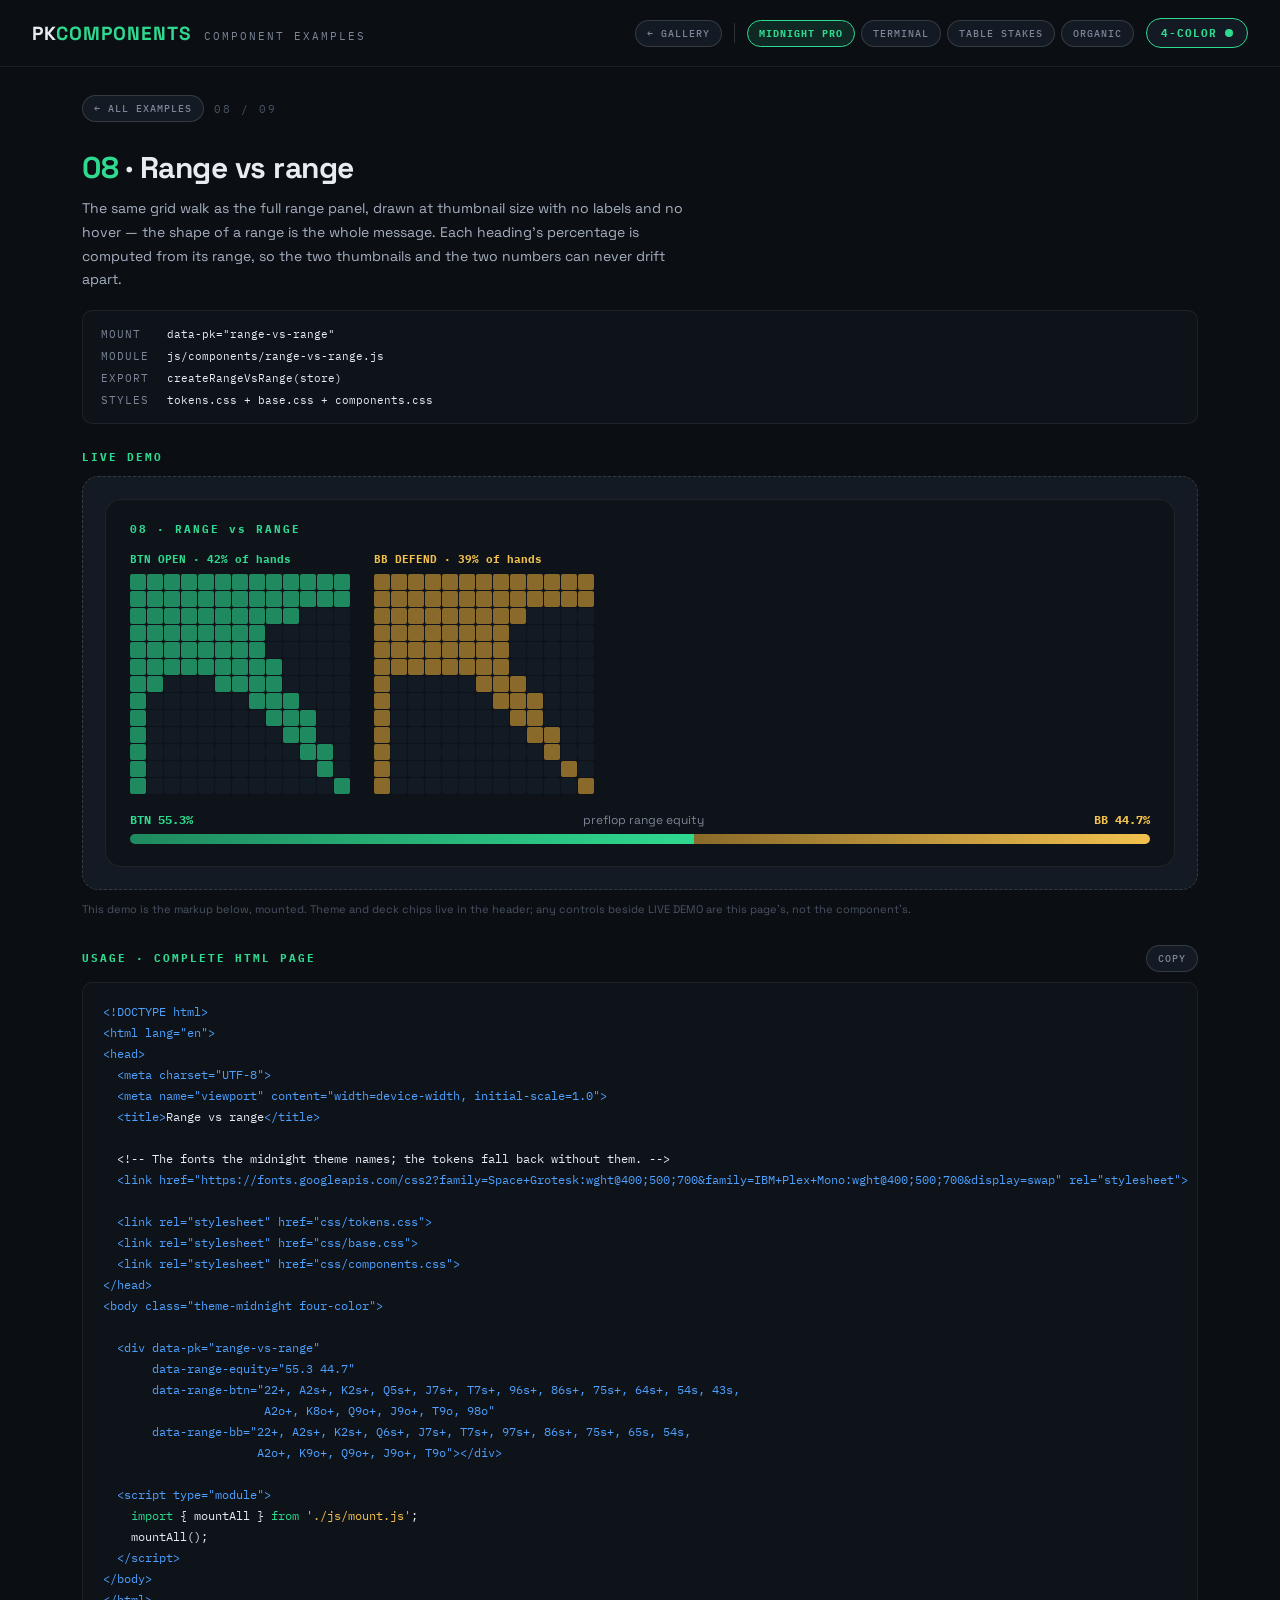
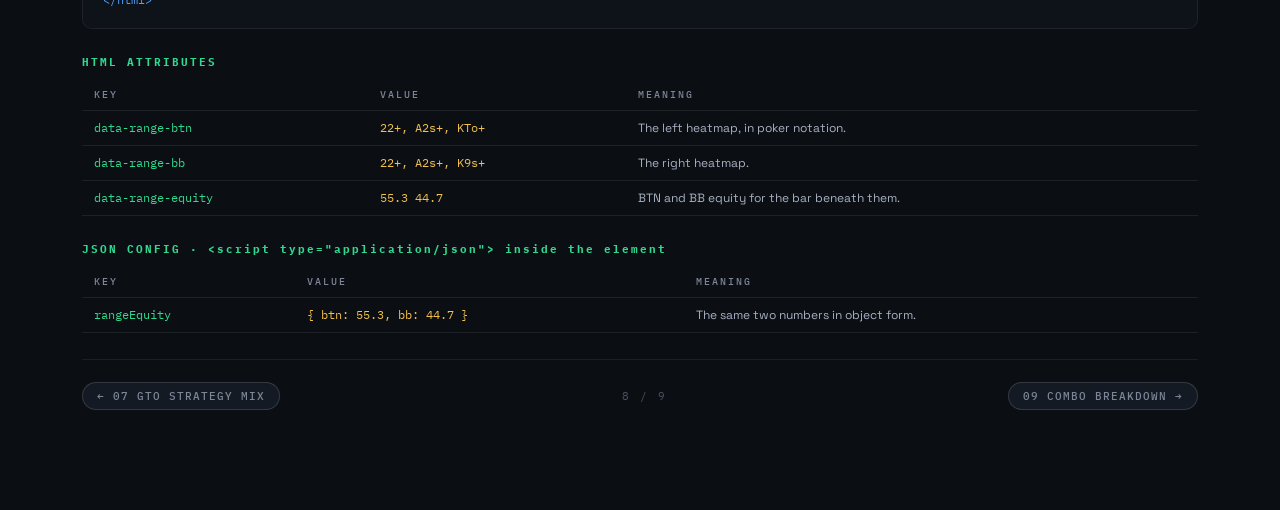
<file: www/examples/08-range-vs-range.html>
<!DOCTYPE html>
<html lang="en">
<head>
  <meta charset="UTF-8">
  <meta name="viewport" content="width=device-width, initial-scale=1.0">
  <meta name="description" content="pkweb example — two ranges as heatmaps over a shared equity bar.">
  <title>08 · Range vs range — pkweb examples</title>
  <link rel="preconnect" href="https://fonts.googleapis.com">
  <link rel="preconnect" href="https://fonts.gstatic.com" crossorigin>
  <link href="https://fonts.googleapis.com/css2?family=Space+Grotesk:wght@400;500;700&family=IBM+Plex+Mono:wght@400;500;700&family=JetBrains+Mono:wght@400;500;700;800&family=Archivo:wght@400;500;700;800&family=Marcellus&family=Caprasimo&family=Figtree:wght@400;500;700;800&display=swap" rel="stylesheet">
  <link rel="stylesheet" href="../css/tokens.css">
  <link rel="stylesheet" href="../css/base.css">
  <link rel="stylesheet" href="../css/cards.css">
  <link rel="stylesheet" href="../css/components.css">
  <link rel="stylesheet" href="../css/examples.css">
</head>
<body class="theme-midnight four-color">

  <template id="demo">
    <div data-pk="range-vs-range"
         data-range-equity="55.3 44.7"
         data-range-btn="22+, A2s+, K2s+, Q5s+, J7s+, T7s+, 96s+, 86s+, 75s+, 64s+, 54s, 43s,
                         A2o+, K8o+, Q9o+, J9o+, T9o, 98o"
         data-range-bb="22+, A2s+, K2s+, Q6s+, J7s+, T7s+, 97s+, 86s+, 75s+, 65s, 54s,
                        A2o+, K9o+, Q9o+, J9o+, T9o"></div>
  </template>

  <script type="module">
    import { initExample } from '../js/example.js';

    initExample('range-vs-range');
  </script>
</body>
</html>
</file>
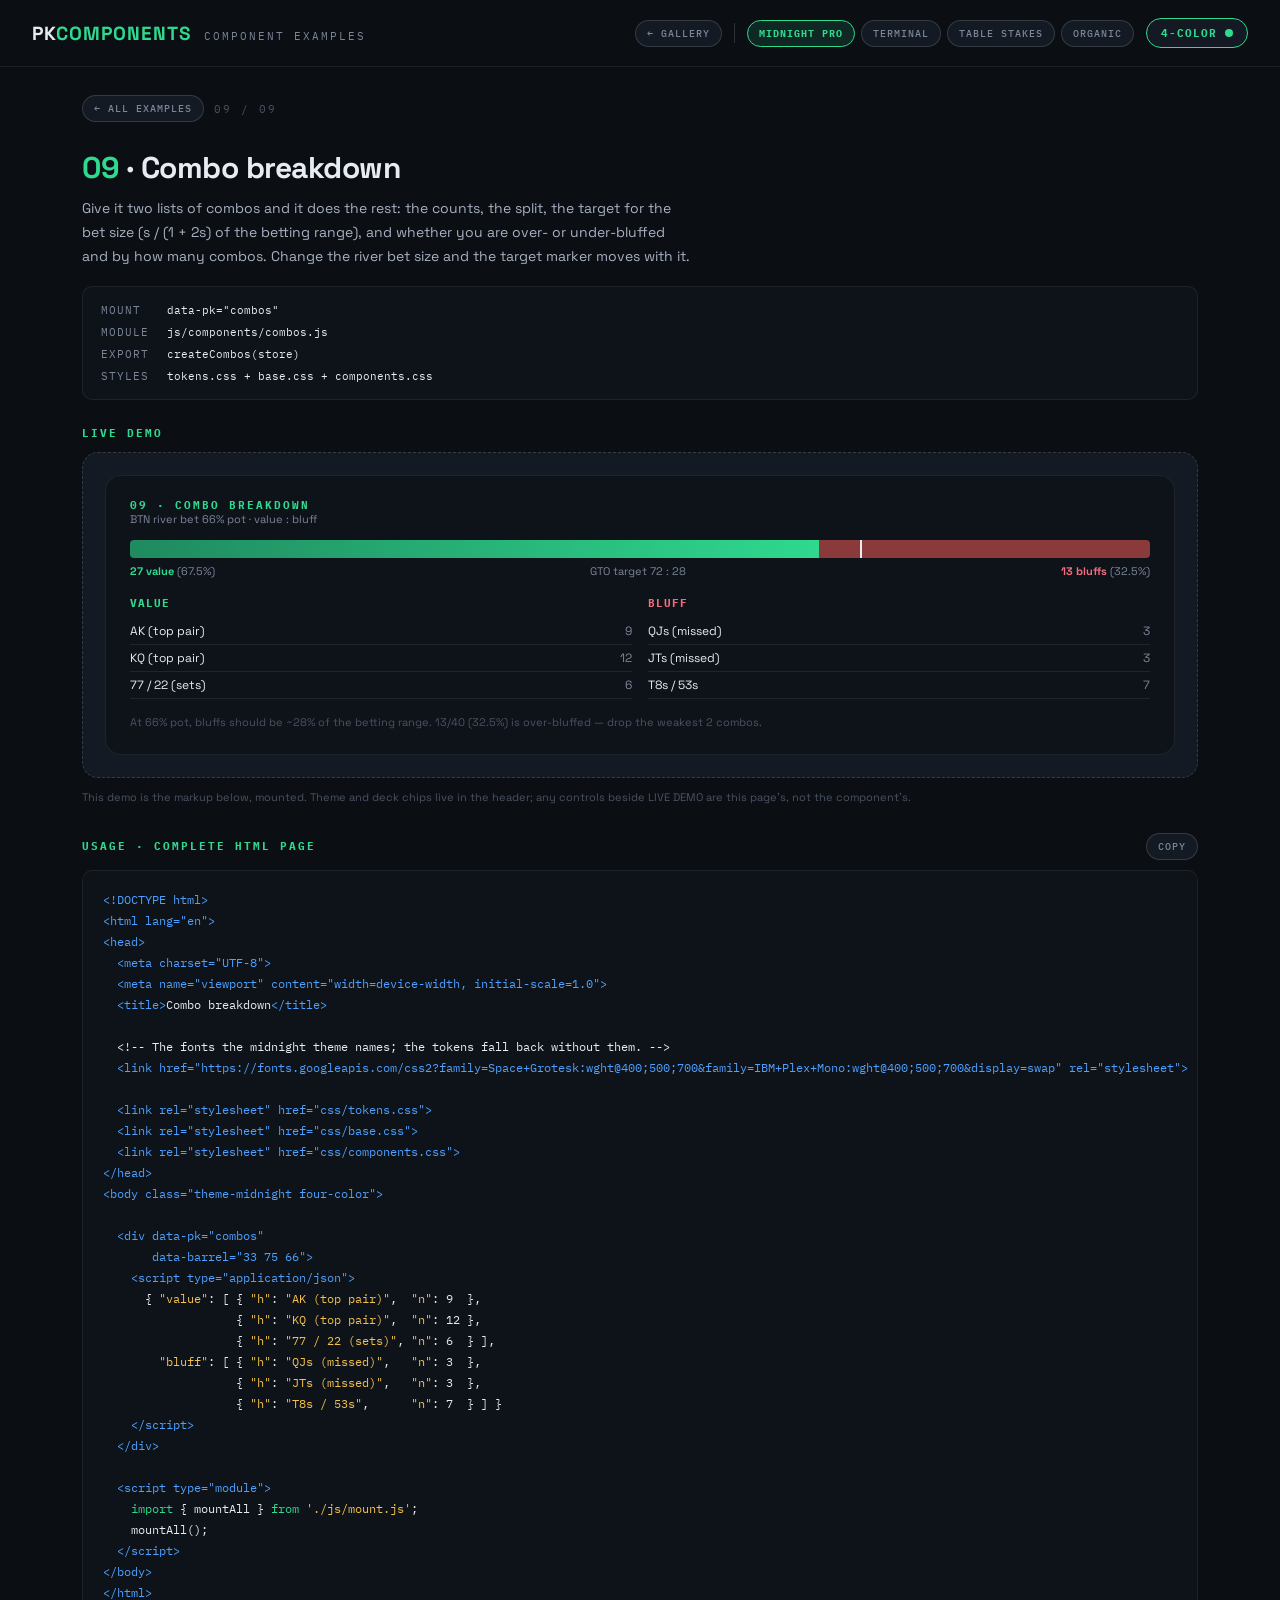
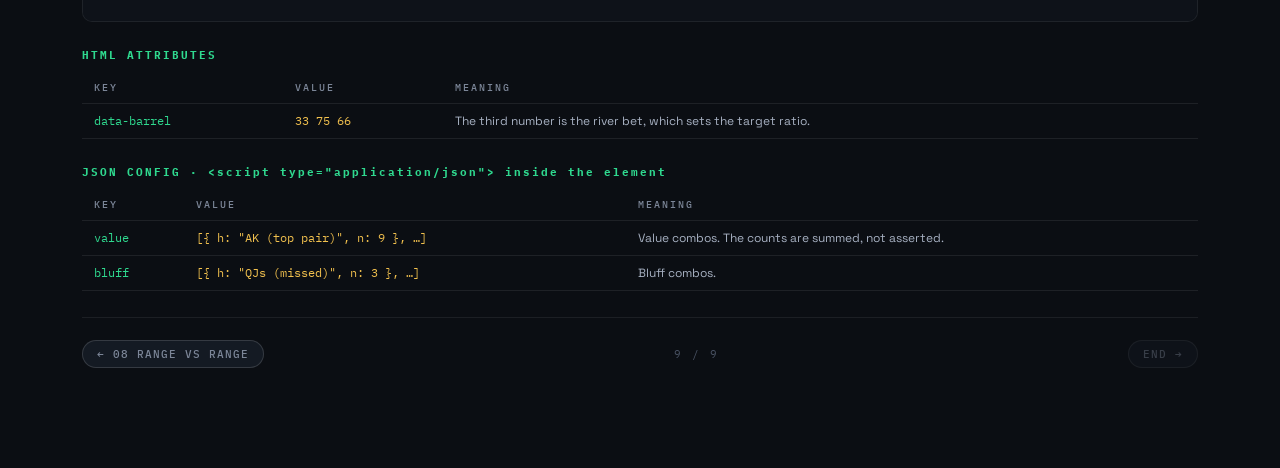
<file: www/examples/09-combo-breakdown.html>
<!DOCTYPE html>
<html lang="en">
<head>
  <meta charset="UTF-8">
  <meta name="viewport" content="width=device-width, initial-scale=1.0">
  <meta name="description" content="pkweb example — a river betting range's value-to-bluff ratio.">
  <title>09 · Combo breakdown — pkweb examples</title>
  <link rel="preconnect" href="https://fonts.googleapis.com">
  <link rel="preconnect" href="https://fonts.gstatic.com" crossorigin>
  <link href="https://fonts.googleapis.com/css2?family=Space+Grotesk:wght@400;500;700&family=IBM+Plex+Mono:wght@400;500;700&family=JetBrains+Mono:wght@400;500;700;800&family=Archivo:wght@400;500;700;800&family=Marcellus&family=Caprasimo&family=Figtree:wght@400;500;700;800&display=swap" rel="stylesheet">
  <link rel="stylesheet" href="../css/tokens.css">
  <link rel="stylesheet" href="../css/base.css">
  <link rel="stylesheet" href="../css/cards.css">
  <link rel="stylesheet" href="../css/components.css">
  <link rel="stylesheet" href="../css/examples.css">
</head>
<body class="theme-midnight four-color">

  <template id="demo">
    <div data-pk="combos" data-barrel="33 75 66">
      <script type="application/json">
        { "value": [ { "h": "AK (top pair)",  "n": 9  },
                     { "h": "KQ (top pair)",  "n": 12 },
                     { "h": "77 / 22 (sets)", "n": 6  } ],
          "bluff": [ { "h": "QJs (missed)",   "n": 3  },
                     { "h": "JTs (missed)",   "n": 3  },
                     { "h": "T8s / 53s",      "n": 7  } ] }
      </script>
    </div>
  </template>

  <script type="module">
    import { initExample } from '../js/example.js';

    initExample('combo-breakdown');
  </script>
</body>
</html>
</file>
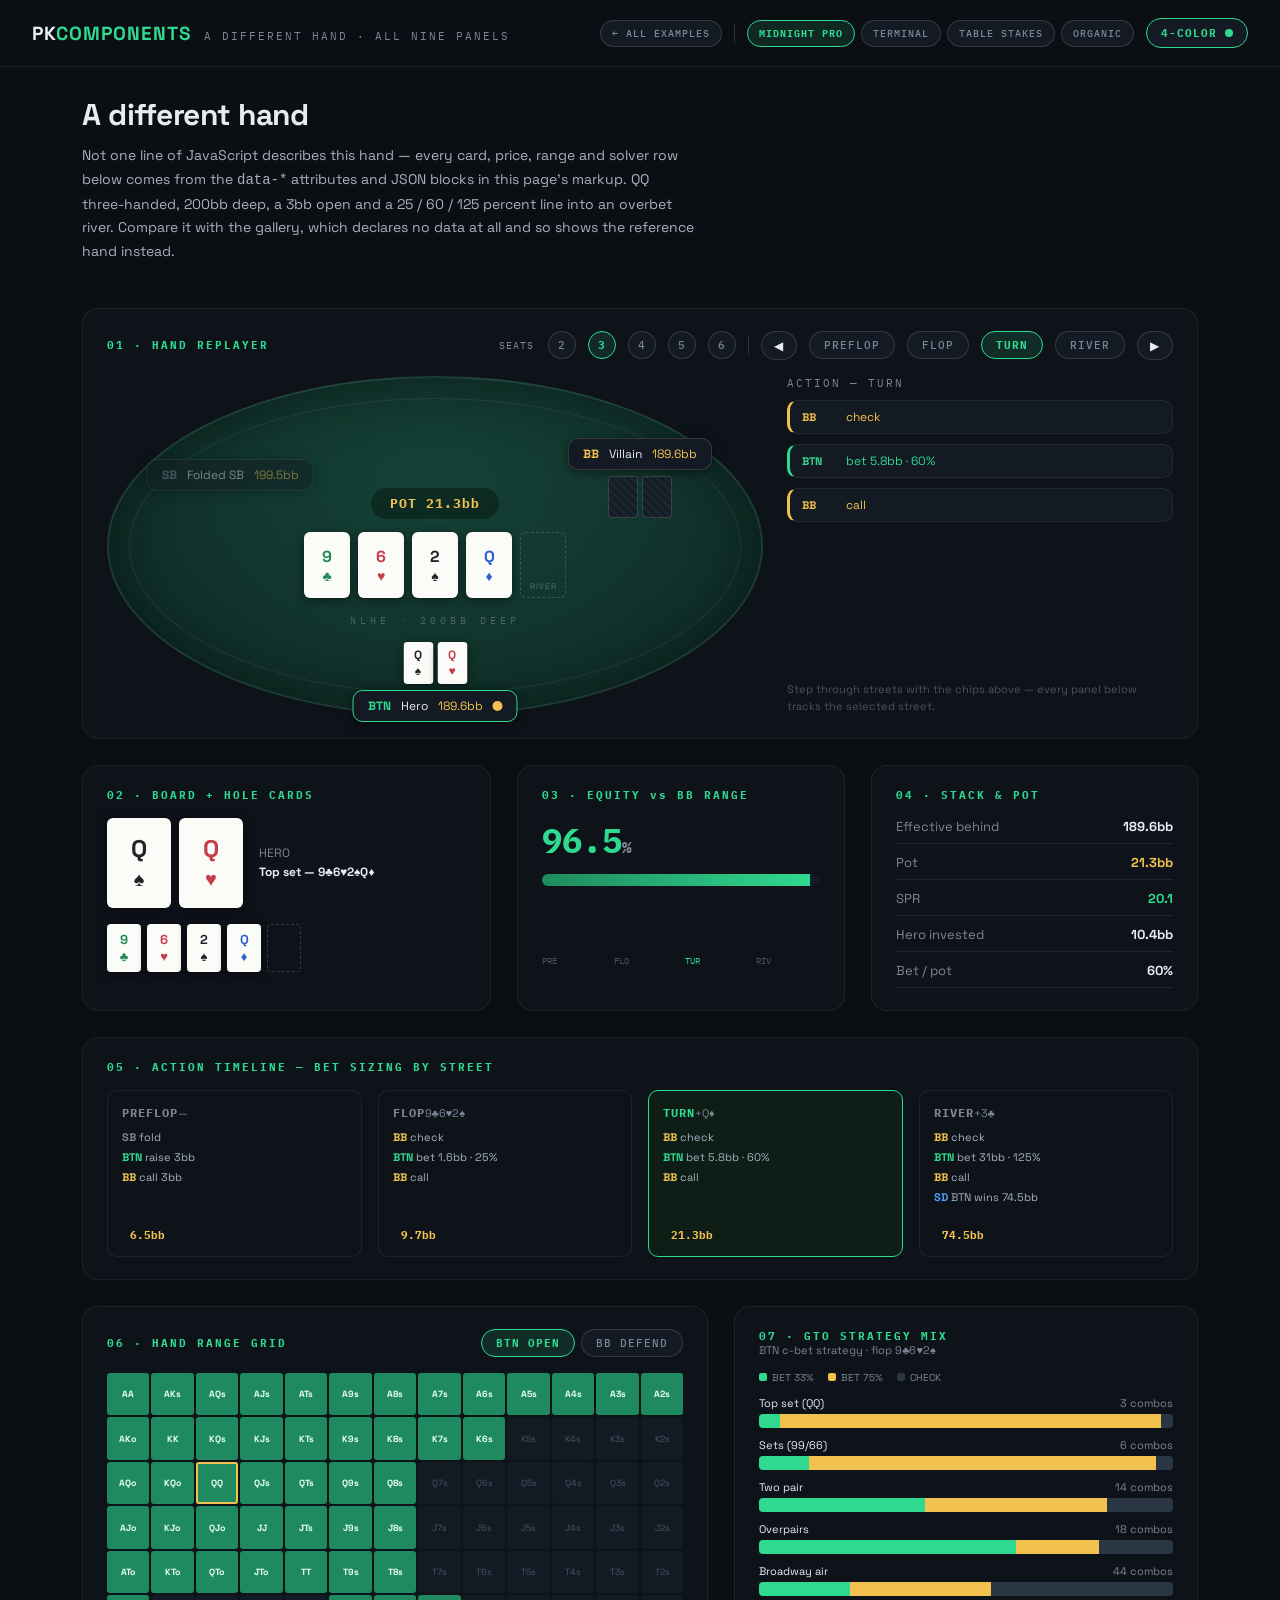
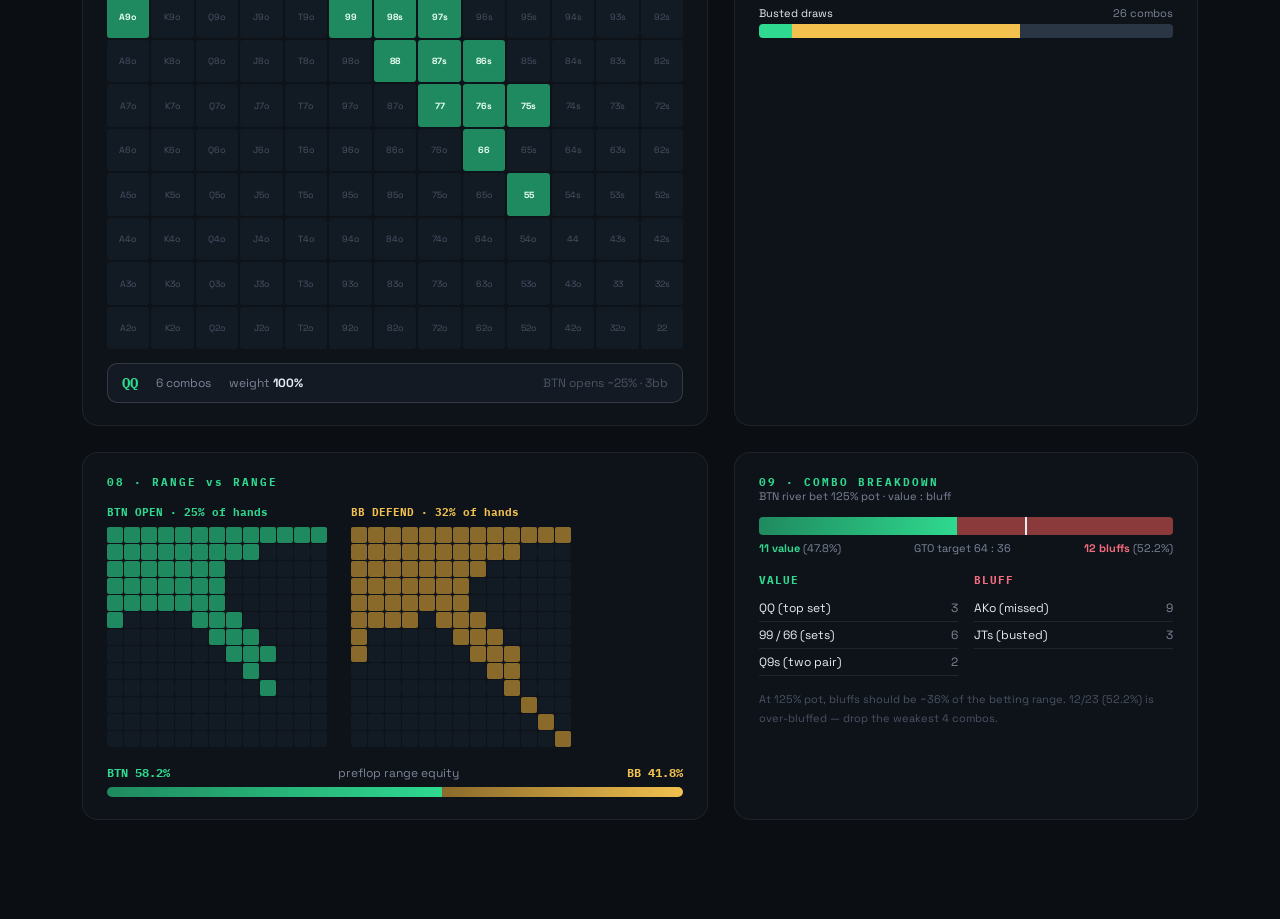
<file: www/examples/custom-hand.html>
<!DOCTYPE html>
<html lang="en">
<head>
  <meta charset="UTF-8">
  <meta name="viewport" content="width=device-width, initial-scale=1.0">
  <meta name="description" content="pkweb example — a different hand entirely, with every panel configured from HTML.">
  <title>A different hand — pkweb examples</title>
  <link rel="preconnect" href="https://fonts.googleapis.com">
  <link rel="preconnect" href="https://fonts.gstatic.com" crossorigin>
  <link href="https://fonts.googleapis.com/css2?family=Space+Grotesk:wght@400;500;700&family=IBM+Plex+Mono:wght@400;500;700&family=JetBrains+Mono:wght@400;500;700;800&family=Archivo:wght@400;500;700;800&family=Marcellus&family=Caprasimo&family=Figtree:wght@400;500;700;800&display=swap" rel="stylesheet">
  <link rel="stylesheet" href="../css/tokens.css">
  <link rel="stylesheet" href="../css/base.css">
  <link rel="stylesheet" href="../css/cards.css">
  <link rel="stylesheet" href="../css/components.css">
  <link rel="stylesheet" href="../css/examples.css">
</head>
<body class="theme-midnight four-color">

  <header id="topbar">
    <div class="brand-group">
      <div class="brand">PK<span class="brand-accent">COMPONENTS</span></div>
      <div class="tagline">A DIFFERENT HAND · ALL NINE PANELS</div>
    </div>
    <div class="topbar-controls">
      <a class="chip chip-sm" href="index.html">← ALL EXAMPLES</a>
      <span class="topbar-divider"></span>
      <div id="theme-chips" class="theme-chips"></div>
      <button id="deck-toggle" type="button" class="chip chip-toggle" title="Toggle 2/4-color deck">
        4-COLOR<span class="dot"></span>
      </button>
    </div>
  </header>

  <main class="ex">
    <div>
      <h1 class="ex-title">A different hand</h1>
      <p class="ex-lede">Not one line of JavaScript describes this hand — every card, price, range and
        solver row below comes from the <code>data-*</code> attributes and JSON blocks in this page's
        markup. QQ three-handed, 200bb deep, a 3bb open and a 25 / 60 / 125 percent line into an
        overbet river. Compare it with the gallery, which declares no data at all and so shows the
        reference hand instead.</p>
    </div>

    <!-- One data-store name, so all nine panels share a store and the
         replayer's chips drive the whole page. -->
    <div data-pk="replayer"
         data-store="qq"
         data-hero="Qs Qh"
         data-villain="Ad Kd"
         data-board="9c 6h 2s Qd 3c"
         data-hero-hand="QQ"
         data-players="3"
         data-street="turn"
         data-stack="200"
         data-open="3"
         data-barrel="25 60 125"
         data-equity="79.4 88.1 96.5 99.2"
         data-game="NLHE · 200BB DEEP"
         data-range-btn="55+, A2s+, K6s+, Q8s+, J8s+, T8s+, 97s+, 86s+, 75s+, A9o+, KTo+, QTo+, JTo"
         data-range-bb="22+, A2s+, K5s+, Q7s+, J8s+, T8s+, 97s+, 86s+, 75s+, 65s, A7o+, K9o+, Q9o+, J9o+"
         data-range-equity="58.2 41.8">
      <script type="application/json">
        { "names": { "BTN": "Hero", "BB": "Villain", "SB": "Folded SB" },
          "evals": ["Q♠Q♥ — second-best pair", "Overpair on a low flop",
                    "Top set — 9♣6♥2♠Q♦", "Top set, overbetting for value"],
          "actions": {
            "preflop": [["SB", "fold"], ["BTN", "raise 3bb"], ["BB", "call 3bb"]],
            "flop":    [["BB", "check"], ["BTN", "bet 1.6bb · 25%"], ["BB", "call"]],
            "turn":    [["BB", "check"], ["BTN", "bet 5.8bb · 60%"], ["BB", "call"]],
            "river":   [["BB", "check"], ["BTN", "bet 31bb · 125%"], ["BB", "call"]] },
          "gtoRows": [
            { "cls": "Top set (QQ)",   "combos": 3,  "bet33": 5,  "bet75": 92 },
            { "cls": "Sets (99/66)",   "combos": 6,  "bet33": 12, "bet75": 84 },
            { "cls": "Two pair",       "combos": 14, "bet33": 40, "bet75": 44 },
            { "cls": "Overpairs",      "combos": 18, "bet33": 62, "bet75": 20 },
            { "cls": "Broadway air",   "combos": 44, "bet33": 22, "bet75": 34 },
            { "cls": "Busted draws",   "combos": 26, "bet33": 8,  "bet75": 55 } ],
          "value": [ { "h": "QQ (top set)",   "n": 3 },
                     { "h": "99 / 66 (sets)", "n": 6 },
                     { "h": "Q9s (two pair)", "n": 2 } ],
          "bluff": [ { "h": "AKo (missed)",   "n": 9 },
                     { "h": "JTs (busted)",   "n": 3 } ] }
      </script>
    </div>

    <div class="row row-3">
      <div data-pk="board" data-store="qq"></div>
      <div data-pk="equity" data-store="qq"></div>
      <div data-pk="stack" data-store="qq"></div>
    </div>

    <div data-pk="timeline" data-store="qq"></div>

    <div class="row row-2">
      <div data-pk="range-grid" data-store="qq"></div>
      <div data-pk="strategy-mix" data-store="qq"></div>
    </div>

    <div class="row row-2">
      <div data-pk="range-vs-range" data-store="qq"></div>
      <div data-pk="combos" data-store="qq"></div>
    </div>
  </main>

  <script type="module">
    import { initThemes, initDeckToggle } from '../js/themes.js';
    import { mountAll } from '../js/mount.js';

    initThemes(document.getElementById('theme-chips'));
    initDeckToggle(document.getElementById('deck-toggle'));

    // Config lives on the replayer; every panel with the same data-store
    // name shares it, so the whole page describes one hand once.
    window.pkweb = { stores: mountAll() };
  </script>
</body>
</html>
</file>
<file: www/css/tokens.css>
/* Semantic design tokens for the pkweb component library.
   Ported from ImperialBower/pkarena0-web www/css/tokens.css by way of the
   Poker_Component_Library design canvas. Components reference ONLY these
   tokens — never a raw hex, font name or radius. */

/* ── Card pips — fixed across themes ────────────────────────────────── */
:root {
  --pip-red: #C63C4C;
  --pip-black: #20242C;
  --pip-diamond: var(--pip-red);
  --pip-club: var(--pip-black);
}
body.four-color {
  --pip-diamond: #2E5FD0;
  --pip-club: #1F8A54;
}

/* ── Midnight Pro ───────────────────────────────────────────────────── */
body.theme-midnight {
  --bg: #0B0E13; --panel: #0E1219; --panel-2: #141A23;
  --border: rgba(255,255,255,.07); --border-2: rgba(255,255,255,.14);
  --line: rgba(255,255,255,.08);
  --text: #E7ECF3; --dim: #7C8698; --faint: #4A5364; --muted: #A7B1C2;
  --accent: #2FD98F; --accent-deep: #1F8A5F; --accent-half: #17402F;
  --accent-soft: rgba(47,217,143,.13); --cell-text: #EAFFF4;
  --gold: #F2C14E; --gold-deep: #8A6A2A; --gold-half: #4A3D1F;
  --danger: #F26D7E; --danger-deep: #8A3A3A; --blue: #4EA1FF;
  --deep: #121A24; --check: #2A3644; --eq-dim: #1D4634;
  --tl-on: #0F1D17; --tl-off: #0D1319;
  --felt-a: #154236; --felt-b: #0F2E27;
  --felt-border: rgba(255,255,255,.06); --felt-ring: rgba(255,255,255,.07);
  --felt-text: rgba(255,255,255,.24);
  --felt-shadow: inset 0 0 60px rgba(0,0,0,.45);
  --pot-bg: rgba(0,0,0,.34); --pot-border: transparent; --pot-col: #F2C14E;
  --slot-border: rgba(255,255,255,.16); --slot-text: rgba(255,255,255,.3);
  --card-bg: #FBFBF8; --card-border: transparent;
  --card-shadow: 0 2px 10px rgba(0,0,0,.5);
  --back-a: #1A2530; --back-b: #141D26;
  --r-lg: 16px; --r-md: 10px; --r-pill: 999px; --r-card: 6px; --r-sm: 4px;
  --font-body: 'Space Grotesk', sans-serif;
  --font-mono: 'IBM Plex Mono', monospace;
  --font-display: 'Space Grotesk', sans-serif;
}

/* ── Engine Terminal ────────────────────────────────────────────────── */
body.theme-terminal {
  --bg: #F4F2EC; --panel: #FCFBF7; --panel-2: #EFEDE5;
  --border: #1A1712; --border-2: #1A1712;
  --line: rgba(26,23,18,.15);
  --text: #1A1712; --dim: #6D675B; --faint: #8A8477; --muted: #3D382F;
  --accent: #2E5FD0; --accent-deep: #2E5FD0; --accent-half: #A9BCE8;
  --accent-soft: rgba(46,95,208,.1); --cell-text: #FCFBF7;
  --gold: #C4432F; --gold-deep: #C4432F; --gold-half: #E2B0A7;
  --danger: #C4432F; --danger-deep: #8A2F20; --blue: #1F7A45;
  --deep: #E4E1D6; --check: #D8D4C6; --eq-dim: #A9BCE8;
  --tl-on: #FCFBF7; --tl-off: #EFEDE5;
  --felt-a: #EBEFE6; --felt-b: #EBEFE6;
  --felt-border: #1A1712; --felt-ring: rgba(26,23,18,.28);
  --felt-text: rgba(26,23,18,.4);
  --felt-shadow: none;
  --pot-bg: #FCFBF7; --pot-border: #1A1712; --pot-col: #1A1712;
  --slot-border: rgba(26,23,18,.3); --slot-text: rgba(26,23,18,.4);
  --card-bg: #FFFFFF; --card-border: #1A1712;
  --card-shadow: 3px 3px 0 rgba(26,23,18,.14);
  --back-a: #EFEDE5; --back-b: #E2DFD5;
  --r-lg: 0px; --r-md: 0px; --r-pill: 0px; --r-card: 0px; --r-sm: 0px;
  --font-body: 'Archivo', sans-serif;
  --font-mono: 'JetBrains Mono', monospace;
  --font-display: 'JetBrains Mono', monospace;
}

/* ── Table Stakes ───────────────────────────────────────────────────── */
body.theme-luxe {
  --bg: #131110; --panel: #181512; --panel-2: #1C1916;
  --border: rgba(201,164,92,.25); --border-2: rgba(201,164,92,.4);
  --line: rgba(201,164,92,.15);
  --text: #EAE3D6; --dim: #8A7D66; --faint: #5C523F; --muted: #BCB09B;
  --accent: #C9A45C; --accent-deep: #8F7136; --accent-half: #4A3D24;
  --accent-soft: rgba(201,164,92,.15); --cell-text: #F5EFE0;
  --gold: #D9B878; --gold-deep: #7A6640; --gold-half: #3E372A;
  --danger: #CE8080; --danger-deep: #7A4444; --blue: #8FBF7F;
  --deep: #191613; --check: #37312A; --eq-dim: #4A3D24;
  --tl-on: #201B15; --tl-off: #161310;
  --felt-a: #123528; --felt-b: #0C271D;
  --felt-border: rgba(201,164,92,.5); --felt-ring: rgba(201,164,92,.28);
  --felt-text: rgba(217,184,120,.4);
  --felt-shadow: 0 0 60px rgba(0,0,0,.6), inset 0 0 80px rgba(0,0,0,.45);
  --pot-bg: rgba(0,0,0,.4); --pot-border: rgba(201,164,92,.35); --pot-col: #D9B878;
  --slot-border: rgba(201,164,92,.3); --slot-text: rgba(217,184,120,.45);
  --card-bg: #F5EFE0; --card-border: rgba(201,164,92,.5);
  --card-shadow: 0 3px 14px rgba(0,0,0,.6);
  --back-a: #2A2118; --back-b: #221A12;
  --r-lg: 12px; --r-md: 9px; --r-pill: 99px; --r-card: 6px; --r-sm: 5px;
  --font-body: 'Archivo', sans-serif;
  --font-mono: 'IBM Plex Mono', monospace;
  --font-display: 'Marcellus', serif;
}

/* ── Organic ────────────────────────────────────────────────────────── */
body.theme-organic {
  --bg: #F5EAD8; --panel: #F0E5D0; --panel-2: #FDF8EE;
  --border: #DCCFB4; --border-2: #C9B998;
  --line: rgba(32,30,29,.12);
  --text: #201E1D; --dim: #6F6552; --faint: #A29579; --muted: #4F473A;
  --accent: #C67139; --accent-deep: #A4551F; --accent-half: #EAC4A4;
  --accent-soft: #F3DDC9; --cell-text: #FFFFFF;
  --gold: #7A8A5E; --gold-deep: #5C6A45; --gold-half: #CCD3B8;
  --danger: #B0442A; --danger-deep: #8A3620; --blue: #4C573A;
  --deep: #E9DECA; --check: #D8CCB2; --eq-dim: #EAC4A4;
  --tl-on: #FDF8EE; --tl-off: #F0E5D0;
  --felt-a: #DDE3CD; --felt-b: #D3DBC0;
  --felt-border: #7A8A5E; --felt-ring: #A3B184;
  --felt-text: #4C573A;
  --felt-shadow: none;
  --pot-bg: #FFFFFF; --pot-border: #7A8A5E; --pot-col: #2A3023;
  --slot-border: #7A8A5E; --slot-text: #55613F;
  --card-bg: #FFFFFF; --card-border: #DCCFB4;
  --card-shadow: 0 2px 8px rgba(90,70,40,.18);
  --back-a: #EADFC7; --back-b: #E0D3B6;
  --r-lg: 18px; --r-md: 14px; --r-pill: 999px; --r-card: 10px; --r-sm: 6px;
  --font-body: 'Figtree', sans-serif;
  --font-mono: 'Figtree', sans-serif;
  --font-display: 'Caprasimo', cursive;
}
</file>
<file: www/css/base.css>
/* Page shell, header and the shared controls every component reuses. */

* { box-sizing: border-box; }

html, body { margin: 0; padding: 0; }

body {
  background: var(--bg);
  color: var(--text);
  font-family: var(--font-body);
  min-height: 100vh;
  padding-bottom: 72px;
}

a { color: var(--accent); }
a:hover { color: var(--accent-deep); }
::selection { background: var(--accent-deep); color: var(--cell-text); }

/* ── Header ─────────────────────────────────────────────────────────── */
#topbar {
  display: flex; align-items: center; justify-content: space-between;
  gap: 16px; flex-wrap: wrap;
  padding: 18px 32px;
  border-bottom: 1px solid var(--border);
}
.brand-group { display: flex; align-items: baseline; gap: 12px; }
.brand {
  font-family: var(--font-display);
  font-weight: 800; font-size: 19px; letter-spacing: 1px;
}
.brand-accent { color: var(--accent); }
.tagline {
  font-family: var(--font-mono);
  font-size: 11px; color: var(--dim); letter-spacing: 2px;
}
.topbar-controls { display: flex; align-items: center; gap: 12px; flex-wrap: wrap; }
.topbar-divider { width: 1px; height: 20px; background: var(--border-2); }
.theme-chips { display: flex; gap: 6px; }

/* ── Chips: the shared on/off pill used by themes, streets and views ── */
.chip {
  font-family: var(--font-mono);
  font-size: 11px; letter-spacing: 1px; font-weight: 500;
  padding: 6px 14px;
  border: 1px solid var(--border-2);
  border-radius: var(--r-pill);
  background: var(--panel-2);
  color: var(--dim);
  cursor: pointer;
  white-space: nowrap;
}
.chip:hover { border-color: var(--accent); color: var(--accent); }
.chip:focus-visible { outline: 2px solid var(--accent); outline-offset: 2px; }
.chip.is-on {
  border-color: var(--accent);
  background: var(--accent-soft);
  color: var(--accent);
  font-weight: 800;
}
/* A chip that is a link, and a chip that stands in for a dead-end link. */
a.chip { text-decoration: none; display: inline-block; }
a.chip:hover { color: var(--accent); }
.chip.is-off { opacity: .4; pointer-events: none; }

.chip-sm { font-size: 10px; padding: 6px 11px; }
.chip-square {
  width: 28px; height: 28px; padding: 0;
  display: inline-flex; align-items: center; justify-content: center;
}
.chip-step { padding: 6px 12px; font-size: 12px; color: var(--text); }

.chip-toggle { display: flex; align-items: center; gap: 8px; padding: 7px 14px; }
.chip-toggle .dot {
  width: 8px; height: 8px; border-radius: 50%;
  background: var(--faint);
}
.chip-toggle.is-on { background: var(--panel-2); }
.chip-toggle.is-on .dot { background: var(--accent); }

/* ── Layout ─────────────────────────────────────────────────────────── */
#gallery {
  max-width: 1480px; margin: 0 auto; padding: 28px 32px;
  display: flex; flex-direction: column; gap: 26px;
}
/* A mount point is markup, not layout: the component it holds is the grid
   or flex item, exactly as if it had been placed there directly. */
[data-pk] { display: contents; }

.row { display: grid; gap: 26px; }
.row-3 { grid-template-columns: 1.25fr 1fr 1fr; }
.row-2 { grid-template-columns: 1.35fr 1fr; }

@media (max-width: 1100px) {
  .row-3, .row-2 { grid-template-columns: 1fr; }
}
@media (max-width: 640px) {
  #topbar { padding: 14px 16px; }
  #gallery { padding: 20px 16px; gap: 18px; }
}

/* ── Panel: the card every component sits in ────────────────────────── */
.panel {
  background: var(--panel);
  border: 1px solid var(--border);
  border-radius: var(--r-lg);
  padding: 22px 24px;
}
.panel-head {
  display: flex; align-items: center; justify-content: space-between;
  gap: 16px; flex-wrap: wrap;
  margin-bottom: 16px;
}
.panel-title {
  font-family: var(--font-mono);
  font-size: 11px; letter-spacing: 2px;
  color: var(--accent); font-weight: 700;
}
/* A title outside a .panel-head has no head to space it off the content
   below — unless a .panel-sub follows, which belongs to the heading. */
.panel > .panel-title + *:not(.panel-sub) { margin-top: 16px; }

.panel-sub { font-size: 11px; color: var(--dim); margin-bottom: 14px; }
.panel-note {
  margin-top: 14px;
  font-size: 11px; color: var(--faint); line-height: 1.7;
}
.label-mono {
  font-family: var(--font-mono);
  font-size: 11px; letter-spacing: 2px; color: var(--dim);
}
</file>
<file: www/css/cards.css>
/* Playing cards. Pip color comes from the fixed --pip-* tokens, so it is the
   one thing that does NOT change with the theme — only with body.four-color. */

.card {
  display: flex; flex-direction: column;
  align-items: center; justify-content: center;
  background: var(--card-bg);
  border: 1px solid var(--card-border);
  box-shadow: var(--card-shadow);
  flex: none;
}

.suit-s { color: var(--pip-black); }
.suit-h { color: var(--pip-red); }
.suit-d { color: var(--pip-diamond); }
.suit-c { color: var(--pip-club); }

/* Sizes */
.card-mini  { width: 30px; height: 42px; border-radius: var(--r-sm);   font-size: 12px; font-weight: 800; }
.card-board { width: 46px; height: 66px; border-radius: var(--r-card); }
.card-board .card-rank { font-size: 16px; font-weight: 800; }
.card-board .card-suit { font-size: 14px; }
.card-small { width: 34px; height: 48px; border-radius: var(--r-sm); font-size: 13px; }
.card-small .card-rank { font-weight: 800; }
.card-big   { width: 64px; height: 90px; border-radius: var(--r-card); gap: 2px; }
.card-big .card-rank { font-size: 24px; font-weight: 800; }
.card-big .card-suit { font-size: 20px; }

/* Face down — the woven back */
.card-down {
  background: repeating-linear-gradient(45deg,
    var(--back-a), var(--back-a) 3px,
    var(--back-b) 3px, var(--back-b) 6px);
  border-color: var(--border-2);
  box-shadow: none;
}

/* Undealt slot */
.card-slot {
  display: flex; flex-direction: column;
  align-items: center; justify-content: flex-end;
  border: 1.5px dashed var(--slot-border);
  background: transparent;
  box-shadow: none;
  flex: none;
}
.card-slot.card-board { padding-bottom: 6px; }
.card-slot-label {
  font-size: 8px; color: var(--slot-text); letter-spacing: 1px;
}
</file>
<file: www/css/components.css>
/* The nine components. Each block matches one module in js/components/. */

/* ── 01 · Hand replayer ─────────────────────────────────────────────── */
.replayer-body { display: flex; gap: 24px; flex-wrap: wrap; }
.replayer-seats-label { font-size: 10px; letter-spacing: 1px; margin-right: 2px; }

.felt-wrap { position: relative; flex: 1.7; min-width: 520px; min-height: 340px; }
.felt {
  position: absolute; inset: 0;
  border-radius: 50%;
  background: radial-gradient(ellipse at 50% 32%, var(--felt-a), var(--felt-b) 78%);
  border: 2px solid var(--felt-border);
  box-shadow: var(--felt-shadow);
}
.felt-ring {
  position: absolute; inset: 22px;
  border-radius: 50%;
  border: 1px solid var(--felt-ring);
}
.felt-label {
  position: absolute; top: 70%; left: 50%; transform: translateX(-50%);
  font-family: var(--font-mono);
  font-size: 10px; letter-spacing: 4px;
  color: var(--felt-text); white-space: nowrap;
}

.seat {
  position: absolute; transform: translate(-50%, -50%);
  display: flex; flex-direction: column; align-items: center; gap: 6px;
  z-index: 2;
}
.seat.is-above { flex-direction: column-reverse; }
.seat.is-folded { opacity: .45; }
.seat-cards { display: flex; gap: 4px; justify-content: center; }
.seat-plate {
  background: var(--panel-2);
  border: 1px solid var(--border-2);
  border-radius: var(--r-md);
  padding: 7px 14px;
  display: flex; align-items: center; gap: 10px;
  font-size: 12px; white-space: nowrap;
  box-shadow: var(--card-shadow);
}
.seat.is-hero .seat-plate { border-color: var(--accent); }
.seat-pos { font-weight: 800; }
.seat-stack { color: var(--gold); }
.seat-button {
  width: 10px; height: 10px; border-radius: 50%;
  background: var(--gold); display: inline-block;
}

.pot-badge {
  position: absolute; top: 33%; left: 50%; transform: translateX(-50%);
  background: var(--pot-bg);
  border: 1px solid var(--pot-border);
  border-radius: var(--r-pill);
  padding: 6px 18px;
  font-family: var(--font-mono);
  font-size: 13px; font-weight: 700; letter-spacing: 1px;
  color: var(--pot-col);
}
.felt-board {
  position: absolute; top: 46%; left: 50%; transform: translateX(-50%);
  display: flex; gap: 8px;
}

.action-panel {
  flex: 1; min-width: 260px;
  display: flex; flex-direction: column; gap: 10px;
}
.action-row {
  display: flex; gap: 10px; align-items: center;
  background: var(--panel-2);
  border: 1px solid var(--border);
  border-left: 3px solid var(--dim);
  border-radius: var(--r-md);
  padding: 8px 12px;
  font-size: 12px;
}
.action-who { font-weight: 800; font-size: 11px; min-width: 34px; }
.action-hint { margin-top: auto; font-size: 11px; color: var(--faint); line-height: 1.6; }

/* Actor colors — shared by the replayer and the timeline */
.actor-btn  { color: var(--accent); }
.actor-bb   { color: var(--gold); }
.actor-sd   { color: var(--blue); }
.actor-none { color: var(--dim); }
.action-row.actor-btn  { border-left-color: var(--accent); }
.action-row.actor-bb   { border-left-color: var(--gold); }
.action-row.actor-sd   { border-left-color: var(--blue); }
.action-row.actor-none { border-left-color: var(--dim); }

/* ── 02 · Board + hole cards ────────────────────────────────────────── */
.board-stack { display: flex; flex-direction: column; gap: 16px; }
.hero-row { display: flex; gap: 8px; align-items: center; }
.hero-eval {
  margin-left: 8px;
  font-size: 12px; color: var(--dim); line-height: 1.6;
}
.hero-eval strong { color: var(--text); font-weight: 700; }
.board-strip { display: flex; gap: 6px; }

/* ── 03 · Equity ────────────────────────────────────────────────────── */
.eq-value {
  font-family: var(--font-mono);
  font-size: 34px; font-weight: 700; color: var(--accent);
}
.eq-value .unit { font-size: 16px; color: var(--dim); }
.eq-track {
  height: 12px; margin: 12px 0 16px;
  border-radius: var(--r-pill);
  background: var(--deep);
  overflow: hidden; display: flex;
}
.eq-fill {
  background: linear-gradient(90deg, var(--accent-deep), var(--accent));
  transition: width .5s cubic-bezier(.4, 0, .2, 1);
}
.eq-bars { display: flex; gap: 8px; align-items: flex-end; height: 64px; }
.eq-bar-col {
  flex: 1; height: 100%;
  display: flex; flex-direction: column; justify-content: flex-end; gap: 4px;
  cursor: pointer;
  background: none; border: 0; padding: 0;
}
.eq-bar-col:focus-visible { outline: 2px solid var(--accent); outline-offset: 2px; }
.eq-bar {
  border-radius: 4px 4px 0 0;
  background: var(--eq-dim);
  transition: background .2s;
}
.eq-bar-col.is-on .eq-bar { background: var(--accent); }
.eq-bar-label {
  font-family: var(--font-mono);
  font-size: 9px; text-align: center; color: var(--faint);
}
.eq-bar-col.is-on .eq-bar-label { color: var(--accent); }

/* ── 04 · Stack & pot ───────────────────────────────────────────────── */
.stat-list { display: flex; flex-direction: column; gap: 10px; }
.stat-row {
  display: flex; justify-content: space-between;
  font-size: 13px;
  border-bottom: 1px solid var(--line);
  padding-bottom: 8px;
}
.stat-key { color: var(--dim); }
.stat-val { font-weight: 700; }
.stat-val.is-pot { color: var(--gold); }
.stat-val.is-spr { color: var(--accent); }

/* ── 05 · Action timeline ───────────────────────────────────────────── */
.timeline { display: grid; grid-template-columns: repeat(4, 1fr); gap: 16px; }
@media (max-width: 900px) { .timeline { grid-template-columns: repeat(2, 1fr); } }
.tl-col {
  display: flex; flex-direction: column; gap: 10px;
  padding: 14px;
  border: 1px solid var(--border);
  border-radius: var(--r-md);
  background: var(--tl-off);
  cursor: pointer;
  text-align: left; font-family: inherit; color: inherit;
}
.tl-col.is-on { border-color: var(--accent); background: var(--tl-on); }
.tl-col:focus-visible { outline: 2px solid var(--accent); outline-offset: 2px; }
.tl-head { display: flex; justify-content: space-between; align-items: baseline; }
.tl-name {
  font-family: var(--font-mono);
  font-size: 12px; font-weight: 800; letter-spacing: 1px; color: var(--dim);
}
.tl-col.is-on .tl-name { color: var(--accent); }
.tl-cards { font-size: 11px; color: var(--dim); }
.tl-acts { display: flex; flex-direction: column; gap: 6px; min-height: 88px; }
.tl-act { font-size: 11px; color: var(--muted); }
.tl-act .action-who { min-width: 0; }
.tl-foot { display: flex; align-items: center; gap: 8px; }
.tl-track {
  flex: 1; height: 6px;
  border-radius: var(--r-pill);
  background: var(--deep);
  overflow: hidden;
}
.tl-bar { height: 100%; background: linear-gradient(90deg, var(--gold-deep), var(--gold)); }
.tl-pot {
  font-family: var(--font-mono);
  font-size: 11px; color: var(--gold); font-weight: 700;
}

/* ── 06 · Hand range grid ───────────────────────────────────────────── */
.range-grid { display: grid; grid-template-columns: repeat(13, 1fr); gap: 2px; }
.range-cell {
  aspect-ratio: 1;
  display: flex; align-items: center; justify-content: center;
  font-size: 9px; font-weight: 400;
  border-radius: 3px;
  background: var(--deep);
  color: var(--faint);
  cursor: default;
}
.range-cell.w-full { font-weight: 700; color: var(--cell-text); }
.range-cell.w-half { font-weight: 700; color: var(--text); }
.range-cell.is-hero { outline: 2px solid var(--gold); outline-offset: -2px; }

/* Weight fills, per selected range view */
.view-btn .range-cell.w-full { background: var(--accent-deep); }
.view-btn .range-cell.w-half {
  background: linear-gradient(135deg, var(--accent-half) 50%, var(--deep) 50%);
}
.view-bb .range-cell.w-full { background: var(--gold-deep); }
.view-bb .range-cell.w-half {
  background: linear-gradient(135deg, var(--gold-half) 50%, var(--deep) 50%);
}

.range-readout {
  margin-top: 14px;
  background: var(--panel-2);
  border: 1px solid var(--border-2);
  border-radius: var(--r-md);
  padding: 10px 14px;
  display: flex; gap: 18px; align-items: center; flex-wrap: wrap;
  font-size: 12px;
}
.range-readout .hand {
  font-family: var(--font-mono);
  font-weight: 700; color: var(--accent); font-size: 14px;
}
.range-readout .meta { color: var(--dim); }
.range-readout .meta strong { color: var(--text); font-weight: 700; }
.range-readout .summary { margin-left: auto; color: var(--faint); }

/* ── 07 · GTO strategy mix ──────────────────────────────────────────── */
.gto-legend {
  display: flex; gap: 14px; flex-wrap: wrap;
  font-size: 10px; color: var(--dim);
  margin-bottom: 12px;
}
.gto-legend .swatch {
  display: inline-block; width: 8px; height: 8px;
  border-radius: 2px; margin-right: 5px;
}
.swatch-bet33  { background: var(--accent); }
.swatch-bet75  { background: var(--gold); }
.swatch-check  { background: var(--check); }

.gto-rows { display: flex; flex-direction: column; gap: 10px; }
.gto-row { display: flex; flex-direction: column; gap: 4px; }
.gto-row-head { display: flex; justify-content: space-between; font-size: 11px; }
.gto-row-head .combos { color: var(--dim); }
.gto-bar {
  display: flex; height: 14px;
  border-radius: var(--r-sm);
  overflow: hidden;
}
.gto-seg-bet33 { background: var(--accent); }
.gto-seg-bet75 { background: var(--gold); }
.gto-seg-check { flex: 1; background: var(--check); }

/* ── 08 · Range vs range ────────────────────────────────────────────── */
.rvr-grids { display: flex; gap: 24px; flex-wrap: wrap; }
.rvr-col { flex: 1; min-width: 160px; max-width: 220px; }
.rvr-title {
  font-family: var(--font-mono);
  font-size: 11px; font-weight: 700; margin-bottom: 8px;
}
.rvr-title.is-btn { color: var(--accent); }
.rvr-title.is-bb  { color: var(--gold); }
.mini-grid { display: grid; grid-template-columns: repeat(13, 1fr); gap: 1px; }
.mini-cell { aspect-ratio: 1; border-radius: 2px; background: var(--deep); }
.mini-btn.w-full { background: var(--accent-deep); }
.mini-btn.w-half { background: var(--accent-half); }
.mini-bb.w-full  { background: var(--gold-deep); }
.mini-bb.w-half  { background: var(--gold-half); }

.rvr-equity { margin-top: 18px; }
.rvr-equity-head {
  display: flex; justify-content: space-between;
  font-size: 12px; margin-bottom: 6px;
}
.rvr-equity-head .side {
  font-family: var(--font-mono); font-weight: 700;
}
.rvr-equity-head .side.is-btn { color: var(--accent); }
.rvr-equity-head .side.is-bb  { color: var(--gold); }
.rvr-equity-head .caption { color: var(--dim); }
.rvr-bar {
  height: 10px; display: flex;
  border-radius: var(--r-pill);
  overflow: hidden;
}
.rvr-bar .fill-btn { background: linear-gradient(90deg, var(--accent-deep), var(--accent)); }
.rvr-bar .fill-bb  { flex: 1; background: linear-gradient(90deg, var(--gold-deep), var(--gold)); }

/* ── 09 · Combo breakdown ───────────────────────────────────────────── */
.combo-bar {
  position: relative; height: 18px;
  display: flex; margin-bottom: 6px;
  border-radius: var(--r-sm);
  overflow: hidden;
}
.combo-bar .fill-value { background: linear-gradient(90deg, var(--accent-deep), var(--accent)); }
.combo-bar .fill-bluff { flex: 1; background: var(--danger-deep); }
.combo-target {
  position: absolute; top: 0; bottom: 0;
  width: 2px; background: var(--text);
}
.combo-legend {
  display: flex; justify-content: space-between; flex-wrap: wrap; gap: 8px;
  font-size: 11px; color: var(--dim);
  margin-bottom: 18px;
}
.combo-legend .is-value { color: var(--accent); font-weight: 700; }
.combo-legend .is-bluff { color: var(--danger); font-weight: 700; }
.combo-lists { display: grid; grid-template-columns: 1fr 1fr; gap: 16px; font-size: 12px; }
.combo-col-title {
  font-family: var(--font-mono);
  font-weight: 700; font-size: 11px; letter-spacing: 1px;
  margin-bottom: 8px;
}
.combo-col-title.is-value { color: var(--accent); }
.combo-col-title.is-bluff { color: var(--danger); }
.combo-row {
  display: flex; justify-content: space-between;
  padding: 5px 0;
  border-bottom: 1px solid var(--line);
}
.combo-row .n { color: var(--dim); }
</file>
<file: www/css/examples.css>
/* Chrome for the per-component pages in examples/. Demo furniture only —
   nothing here is needed to use a component, and like everything else in
   this repo it reads tokens, never raw values. */

.ex {
  max-width: 1180px; margin: 0 auto; padding: 28px 32px;
  display: flex; flex-direction: column; gap: 26px;
}

/* ── Breadcrumbs and prev/next ──────────────────────────────────────── */
.ex-crumbs, .ex-foot {
  display: flex; align-items: center; gap: 10px; flex-wrap: wrap;
}
.ex-foot { justify-content: space-between; border-top: 1px solid var(--border); padding-top: 22px; }
.ex-count { font-family: var(--font-mono); font-size: 11px; letter-spacing: 2px; color: var(--faint); }

/* ── Page head ──────────────────────────────────────────────────────── */
.ex-title {
  font-family: var(--font-display);
  font-size: 30px; font-weight: 800; letter-spacing: -.5px;
  margin: 0 0 10px;
}
.ex-title .n { color: var(--accent); }
.ex-lede { margin: 0 0 18px; max-width: 68ch; color: var(--muted); line-height: 1.7; font-size: 14px; }

.ex-meta {
  display: grid; grid-template-columns: auto 1fr; gap: 8px 18px;
  margin: 0; padding: 16px 18px;
  background: var(--panel); border: 1px solid var(--border); border-radius: var(--r-md);
  font-family: var(--font-mono); font-size: 11px;
}
.ex-meta dt { color: var(--dim); letter-spacing: 1px; }
.ex-meta dd { margin: 0; color: var(--text); }

/* ── Live demo stage ────────────────────────────────────────────────── */
.ex-stage-head {
  display: flex; align-items: center; justify-content: space-between;
  gap: 16px; flex-wrap: wrap; margin-bottom: 12px;
}
.ex-controls { display: flex; align-items: center; gap: 6px; flex-wrap: wrap; }
.ex-demo {
  padding: 22px;
  background: var(--panel-2);
  border: 1px dashed var(--border-2);
  border-radius: var(--r-lg);
}
.ex-demo > .panel { background: var(--panel); }
.ex-hint { margin: 10px 0 0; font-size: 11px; color: var(--faint); line-height: 1.7; }

/* ── Code blocks ────────────────────────────────────────────────────── */
.ex-block-head {
  display: flex; align-items: center; justify-content: space-between;
  gap: 16px; margin-bottom: 10px;
}
.ex-code {
  margin: 0; padding: 18px 20px;
  background: var(--panel); border: 1px solid var(--border); border-radius: var(--r-md);
  font-family: var(--font-mono); font-size: 12px; line-height: 1.75;
  color: var(--text);
  overflow-x: auto;
  tab-size: 2;
}
.c-tag { color: var(--blue); }
.c-str { color: var(--gold); }
.c-com { color: var(--faint); font-style: italic; }
.c-kw  { color: var(--accent); }

/* ── Store-key table ────────────────────────────────────────────────── */
.ex-table { width: 100%; border-collapse: collapse; font-size: 12px; }
.ex-table th, .ex-table td {
  text-align: left; padding: 9px 12px; border-bottom: 1px solid var(--line);
}
.ex-table th {
  font-family: var(--font-mono); font-size: 10px; letter-spacing: 2px;
  color: var(--dim); font-weight: 500;
}
.ex-table td.k { font-family: var(--font-mono); color: var(--accent); white-space: nowrap; }
.ex-table td.v { font-family: var(--font-mono); color: var(--gold); white-space: nowrap; }
.ex-table td.d { color: var(--muted); }
.ex-static { font-size: 12px; color: var(--muted); margin: 0; }

/* ── examples/index.html ────────────────────────────────────────────── */
.ex-index { display: grid; grid-template-columns: repeat(3, 1fr); gap: 20px; }
a.ex-card {
  display: flex; flex-direction: column; gap: 8px;
  padding: 20px;
  background: var(--panel); border: 1px solid var(--border); border-radius: var(--r-lg);
  text-decoration: none; color: var(--text);
}
a.ex-card:hover { border-color: var(--accent); color: var(--text); }
.ex-card-n { font-family: var(--font-mono); font-size: 11px; letter-spacing: 2px; color: var(--accent); }
.ex-card-title { font-family: var(--font-display); font-size: 17px; font-weight: 700; }
.ex-card-blurb { font-size: 12px; color: var(--dim); line-height: 1.65; }
.ex-card-mod { font-family: var(--font-mono); font-size: 10px; color: var(--faint); margin-top: auto; padding-top: 6px; }

@media (max-width: 1100px) { .ex-index { grid-template-columns: repeat(2, 1fr); } }
@media (max-width: 700px) {
  .ex { padding: 20px 16px; gap: 20px; }
  .ex-index { grid-template-columns: 1fr; }
  .ex-title { font-size: 23px; }
}
</file>
